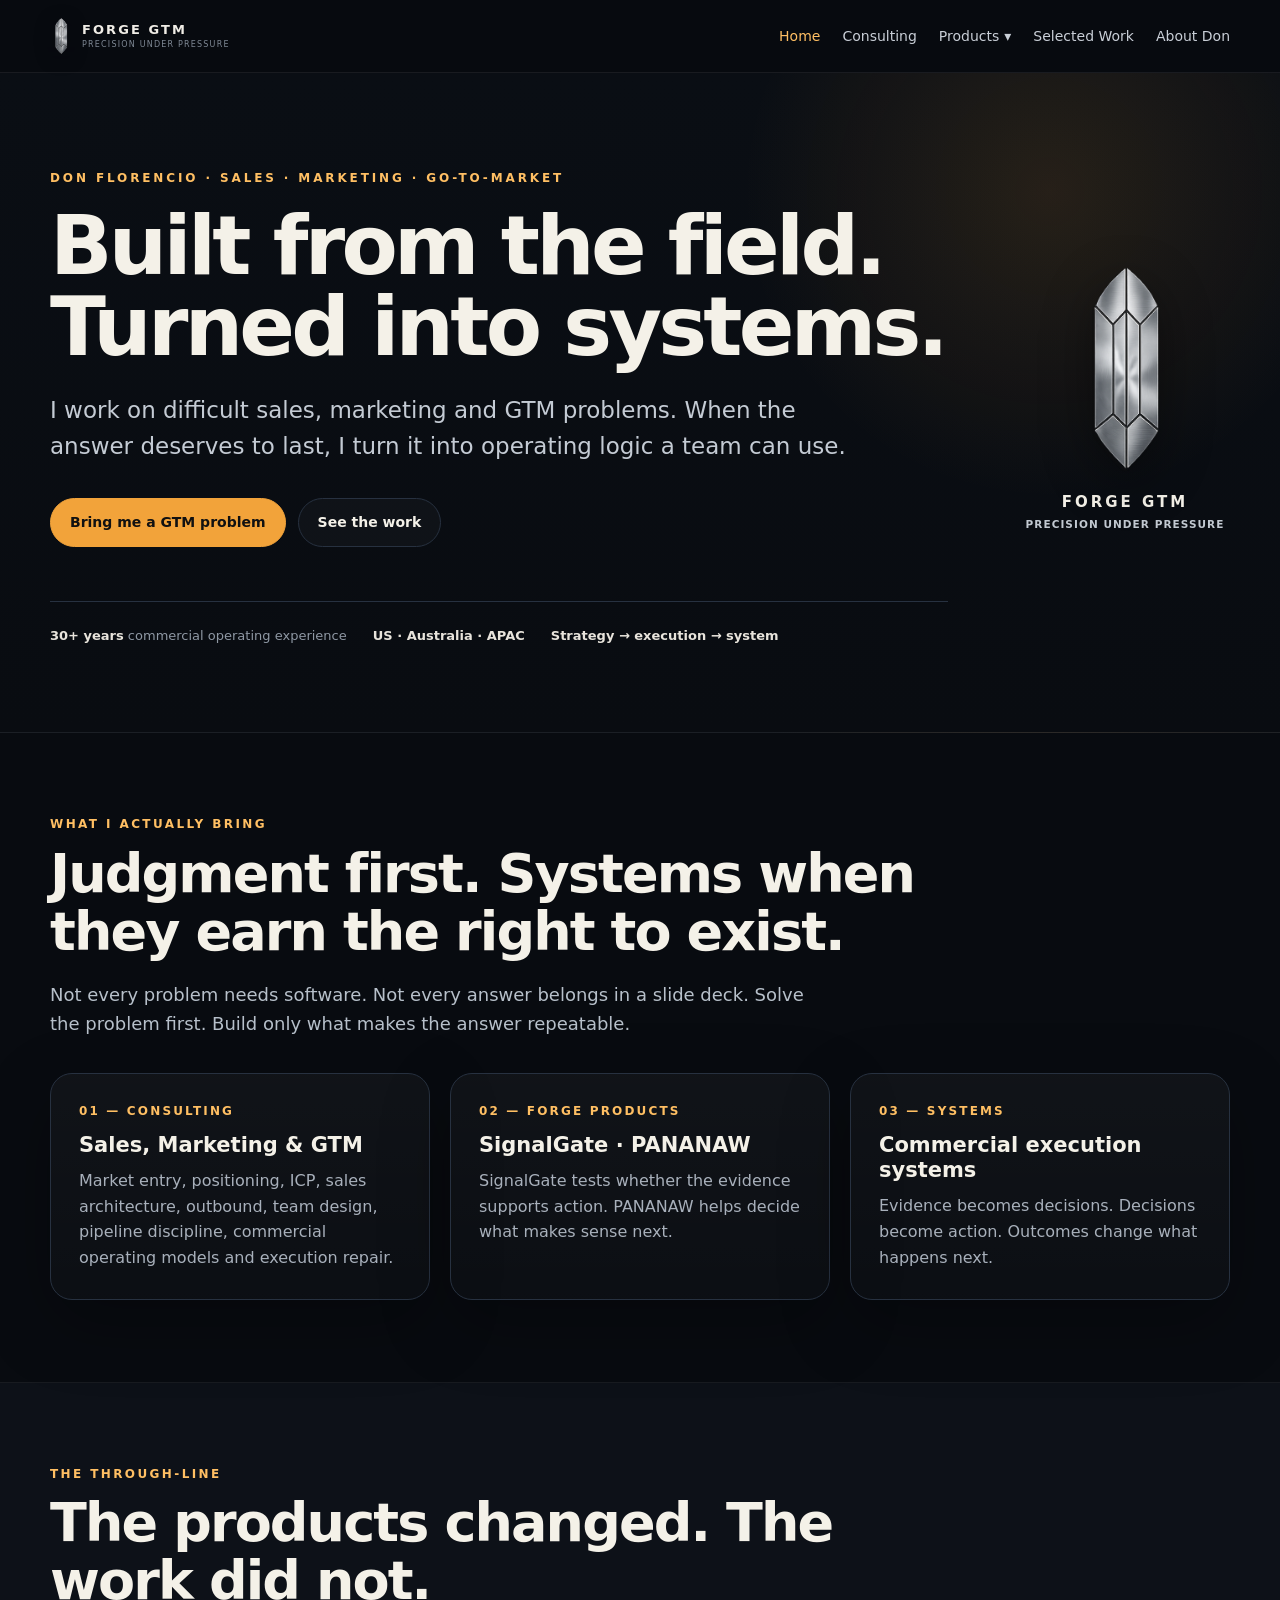
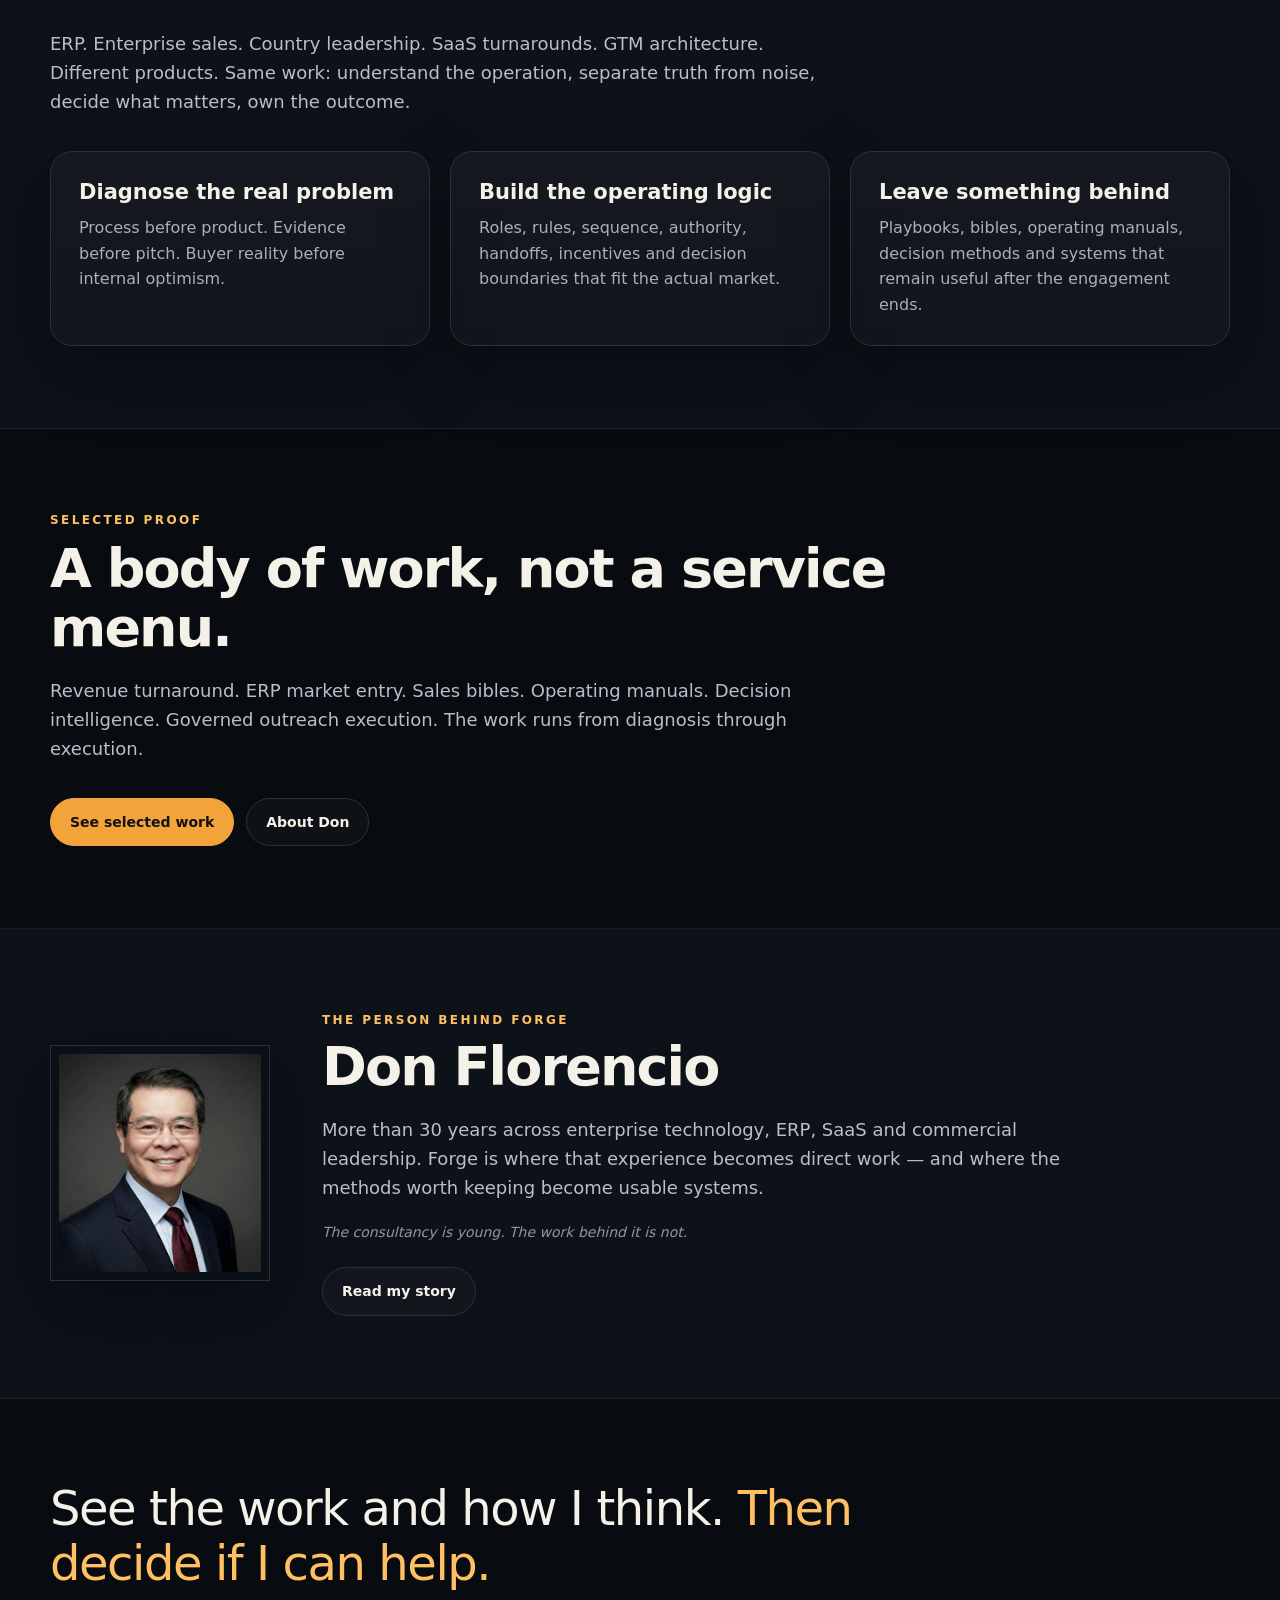
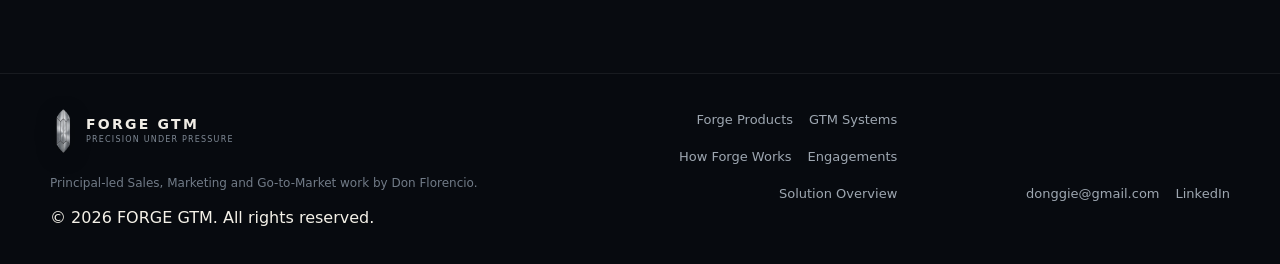
<file: index.html>
<!doctype html><html lang="en"><head><meta charset="utf-8"><meta name="viewport" content="width=device-width,initial-scale=1"><title>Forge GTM — Don Florencio | Sales, Marketing & Go-to-Market</title><meta name="description" content="Forge GTM is Don Florencio's principal-led commercial practice: sales, marketing, GTM strategy, SignalGate, PANANAW and commercial operating systems built from 30+ years in the field."><link rel="icon" type="image/png" sizes="32x32" href="forge-favicon-32.png"><link rel="icon" type="image/png" sizes="16x16" href="forge-favicon-16.png"><link rel="apple-touch-icon" sizes="180x180" href="forge-favicon-180.png"><link rel="shortcut icon" href="favicon.ico"><link rel="stylesheet" href="assets/site.css"><!-- RELEASE-SEO-START --><link rel="canonical" href="https://donggie-oss.github.io/FORGE-GTM/"><meta name="theme-color" content="#080b10"><meta property="og:site_name" content="Forge GTM"><meta property="og:type" content="website"><meta property="og:title" content="Forge GTM — Don Florencio | Sales, Marketing & Go-to-Market"><meta property="og:description" content="Forge GTM is Don Florencio's principal-led commercial practice: sales, marketing, GTM strategy, SignalGate, PANANAW and commercial operating systems built from 30+ years in the field."><meta property="og:url" content="https://donggie-oss.github.io/FORGE-GTM/"><meta property="og:image" content="https://donggie-oss.github.io/FORGE-GTM/assets/forge-share.png"><meta property="og:image:width" content="1200"><meta property="og:image:height" content="630"><meta name="twitter:card" content="summary_large_image"><meta name="twitter:title" content="Forge GTM — Don Florencio | Sales, Marketing & Go-to-Market"><meta name="twitter:description" content="Forge GTM is Don Florencio's principal-led commercial practice: sales, marketing, GTM strategy, SignalGate, PANANAW and commercial operating systems built from 30+ years in the field."><meta name="twitter:image" content="https://donggie-oss.github.io/FORGE-GTM/assets/forge-share.png"><script type="application/ld+json">{"@context":"https://schema.org","@type":"ProfessionalService","name":"Forge GTM","url":"https://donggie-oss.github.io/FORGE-GTM/","description":"Forge GTM is Don Florencio's principal-led commercial practice: sales, marketing, GTM strategy, SignalGate, PANANAW and commercial operating systems built from 30+ years in the field.","founder":{"@type":"Person","name":"Don Ariel Florencio","url":"https://donggie-oss.github.io/FORGE-GTM/about.html","sameAs":["https://www.linkedin.com/in/don-florencio/"]},"sameAs":["https://www.linkedin.com/in/don-florencio/"]}</script><!-- RELEASE-SEO-END --></head><body data-page="home"><div id="site-header"></div><main id="main"><section class="hero"><div class="wrap hero-grid"><div class="hero-copy"><div class="eyebrow">Don Florencio · Sales · Marketing · Go-to-Market</div><h1>Built from the field. Turned into systems.</h1><p class="lede">I work on difficult sales, marketing and GTM problems. When the answer deserves to last, I turn it into operating logic a team can use.</p><div class="hero-actions"><a class="btn btn-primary" href="work-with-us.html">Bring me a GTM problem</a><a class="btn btn-ghost" href="selected-work.html">See the work</a></div><div class="proof-strip"><span><strong>30+ years</strong> commercial operating experience</span><span><strong>US · Australia · APAC</strong></span><span><strong>Strategy → execution → system</strong></span></div></div><aside class="hero-seal" aria-label="Forge GTM identity"><div class="hero-seal-frame"><img src="assets/forge-mark-transparent.png" alt="Forge GTM emblem" width="209" height="512" decoding="async"></div><div class="hero-seal-copy"><strong>FORGE GTM</strong><span>Precision under pressure</span></div></aside></div></section><section class="section"><div class="wrap"><div class="section-kicker">What I actually bring</div><h2>Judgment first. Systems when they earn the right to exist.</h2><p class="section-intro">Not every problem needs software. Not every answer belongs in a slide deck. Solve the problem first. Build only what makes the answer repeatable.</p><div class="grid-3"><article class="card"><div class="number">01 — Consulting</div><h3>Sales, Marketing & GTM</h3><p>Market entry, positioning, ICP, sales architecture, outbound, team design, pipeline discipline, commercial operating models and execution repair.</p></article><article class="card"><div class="number">02 — Forge products</div><h3>SignalGate · PANANAW</h3><p>SignalGate tests whether the evidence supports action. PANANAW helps decide what makes sense next.</p></article><article class="card"><div class="number">03 — Systems</div><h3>Commercial execution systems</h3><p>Evidence becomes decisions. Decisions become action. Outcomes change what happens next.</p></article></div></div></section><section class="section section-alt"><div class="wrap"><div class="section-kicker">The through-line</div><h2>The products changed. The work did not.</h2><p class="section-intro">ERP. Enterprise sales. Country leadership. SaaS turnarounds. GTM architecture. Different products. Same work: understand the operation, separate truth from noise, decide what matters, own the outcome.</p><div class="grid-3"><article class="card"><h3>Diagnose the real problem</h3><p>Process before product. Evidence before pitch. Buyer reality before internal optimism.</p></article><article class="card"><h3>Build the operating logic</h3><p>Roles, rules, sequence, authority, handoffs, incentives and decision boundaries that fit the actual market.</p></article><article class="card"><h3>Leave something behind</h3><p>Playbooks, bibles, operating manuals, decision methods and systems that remain useful after the engagement ends.</p></article></div></div></section><section class="section"><div class="wrap"><div class="section-kicker">Selected proof</div><h2>A body of work, not a service menu.</h2><p class="section-intro">Revenue turnaround. ERP market entry. Sales bibles. Operating manuals. Decision intelligence. Governed outreach execution. The work runs from diagnosis through execution.</p><div class="hero-actions"><a class="btn btn-primary" href="selected-work.html">See selected work</a><a class="btn btn-ghost" href="about.html">About Don</a></div></div></section><section class="section section-alt"><div class="wrap home-principal"><figure class="home-principal-portrait"><img src="assets/headshot.jpg" alt="Don Florencio" width="2144" height="1984" loading="lazy" decoding="async"></figure><div><div class="section-kicker">The person behind Forge</div><h2>Don Florencio</h2><p class="section-intro">More than 30 years across enterprise technology, ERP, SaaS and commercial leadership. Forge is where that experience becomes direct work — and where the methods worth keeping become usable systems.</p><p class="home-principal-note">The consultancy is young. The work behind it is not.</p><a class="btn btn-ghost" href="about.html">Read my story</a></div></div></section><section class="section"><div class="wrap"><p class="big-line">See the work and how I think. <span class="accent">Then decide if I can help.</span></p></div></section></main><div id="site-footer"></div><script src="assets/site.js"></script></body></html>
</file>
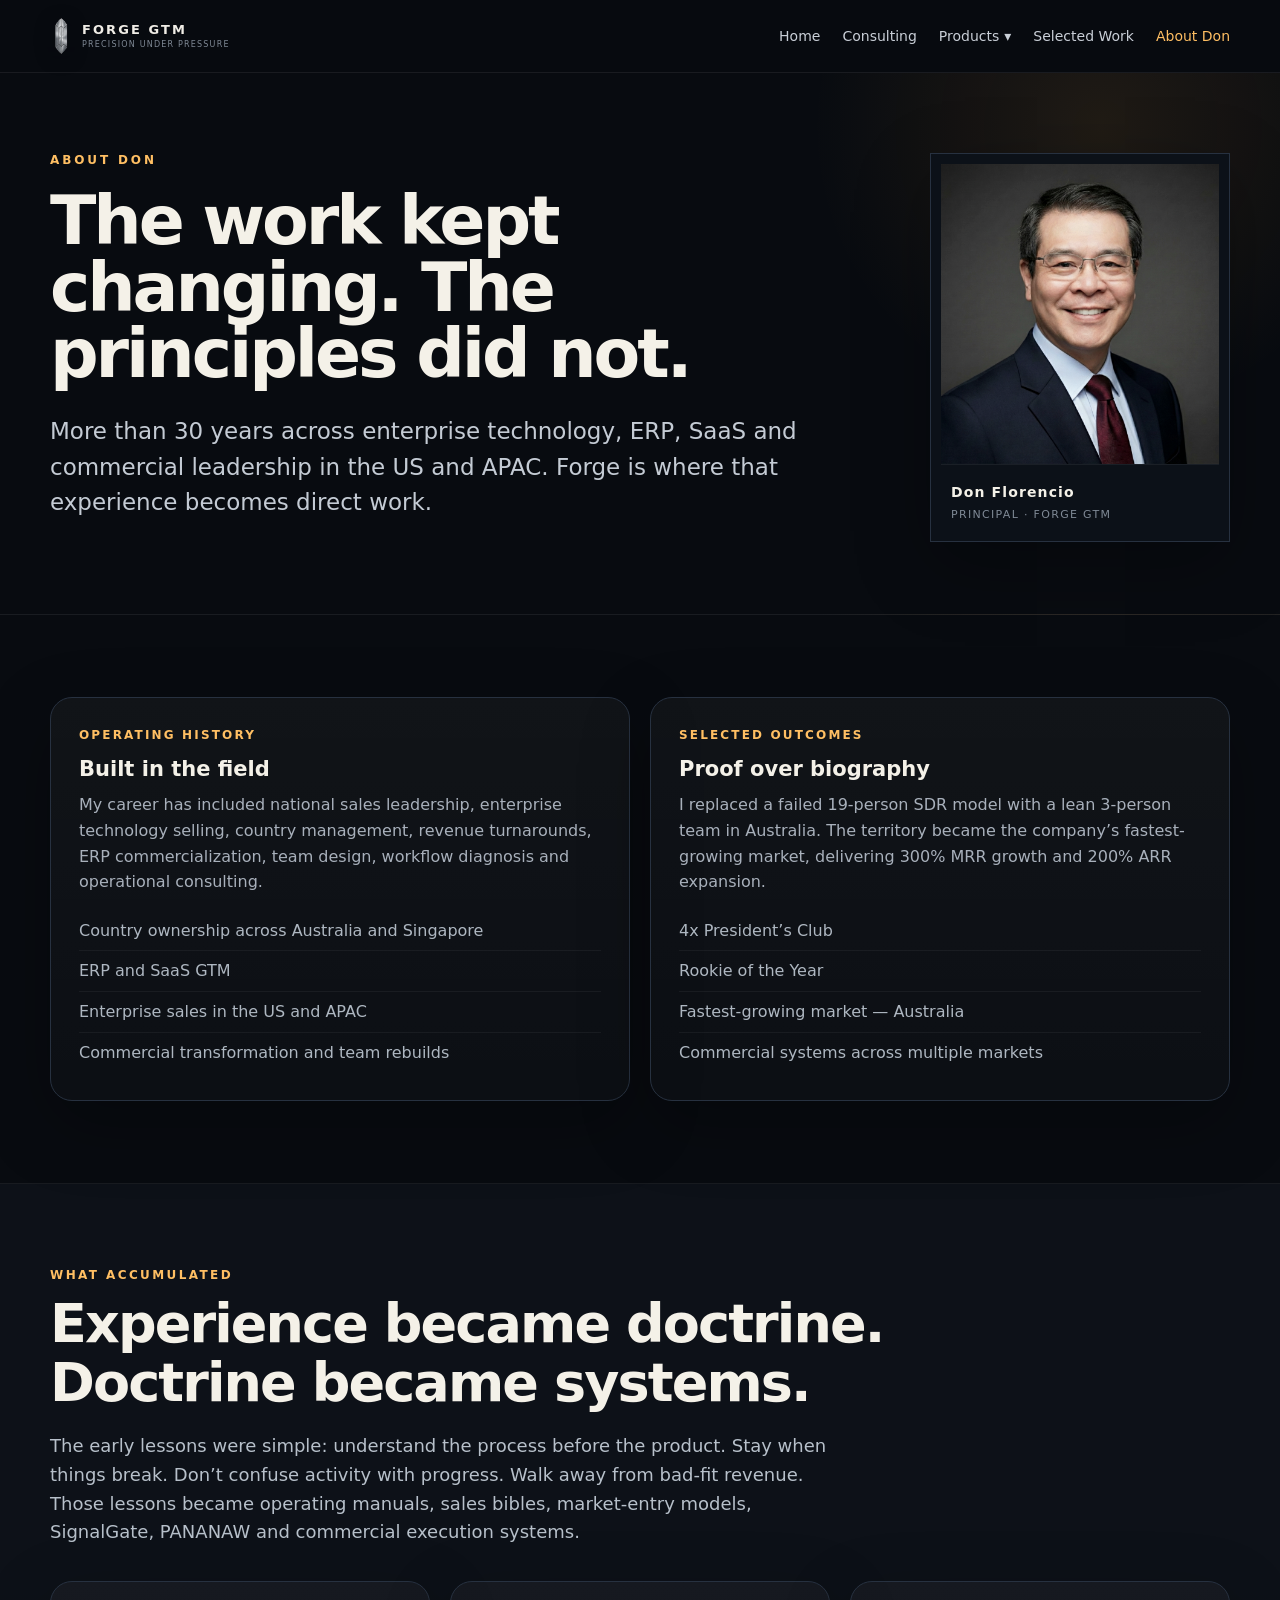
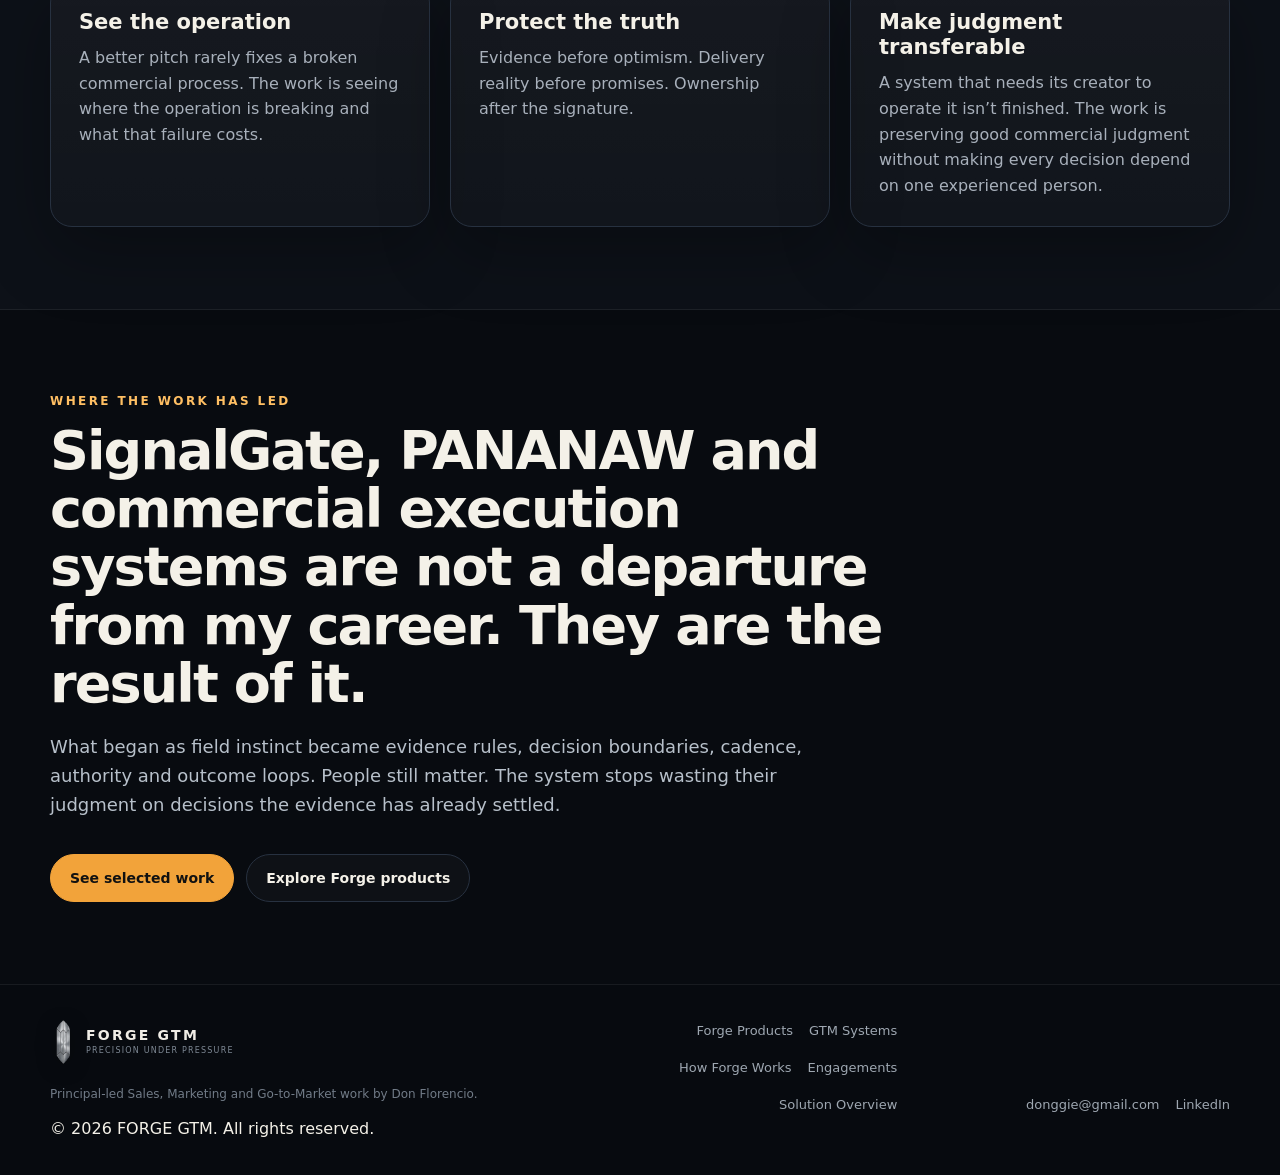
<file: about.html>
<!doctype html><html lang="en"><head><meta charset="utf-8"><meta name="viewport" content="width=device-width,initial-scale=1"><title>About Don — Forge GTM</title><meta name="description" content="Don Florencio is a senior commercial operator with 30+ years across ERP, SaaS, enterprise technology, revenue turnaround and GTM systems."><link rel="icon" type="image/png" sizes="32x32" href="forge-favicon-32.png"><link rel="icon" type="image/png" sizes="16x16" href="forge-favicon-16.png"><link rel="apple-touch-icon" sizes="180x180" href="forge-favicon-180.png"><link rel="shortcut icon" href="favicon.ico"><link rel="stylesheet" href="assets/site.css"><!-- RELEASE-SEO-START --><link rel="canonical" href="https://donggie-oss.github.io/FORGE-GTM/about.html"><meta name="theme-color" content="#080b10"><meta property="og:site_name" content="Forge GTM"><meta property="og:type" content="website"><meta property="og:title" content="About Don — Forge GTM"><meta property="og:description" content="Don Florencio is a senior commercial operator with 30+ years across ERP, SaaS, enterprise technology, revenue turnaround and GTM systems."><meta property="og:url" content="https://donggie-oss.github.io/FORGE-GTM/about.html"><meta property="og:image" content="https://donggie-oss.github.io/FORGE-GTM/assets/forge-share.png"><meta property="og:image:width" content="1200"><meta property="og:image:height" content="630"><meta name="twitter:card" content="summary_large_image"><meta name="twitter:title" content="About Don — Forge GTM"><meta name="twitter:description" content="Don Florencio is a senior commercial operator with 30+ years across ERP, SaaS, enterprise technology, revenue turnaround and GTM systems."><meta name="twitter:image" content="https://donggie-oss.github.io/FORGE-GTM/assets/forge-share.png"><!-- RELEASE-SEO-END --></head><body data-page="about"><div id="site-header"></div><main id="main"><section class="page-hero about-hero"><div class="wrap about-intro-grid"><div><div class="eyebrow">About Don</div><h1>The work kept changing. The principles did not.</h1><p class="lede">More than 30 years across enterprise technology, ERP, SaaS and commercial leadership in the US and APAC. Forge is where that experience becomes direct work.</p></div><figure class="portrait-card"><img src="assets/headshot.jpg" alt="Don Florencio" width="2144" height="1984" decoding="async"><figcaption><strong>Don Florencio</strong><span>Principal · Forge GTM</span></figcaption></figure></div></section><section class="section"><div class="wrap"><div class="grid-2"><article class="card"><div class="number">Operating history</div><h3>Built in the field</h3><p>My career has included national sales leadership, enterprise technology selling, country management, revenue turnarounds, ERP commercialization, team design, workflow diagnosis and operational consulting.</p><ul><li>Country ownership across Australia and Singapore</li><li>ERP and SaaS GTM</li><li>Enterprise sales in the US and APAC</li><li>Commercial transformation and team rebuilds</li></ul></article><article class="card"><div class="number">Selected outcomes</div><h3>Proof over biography</h3><p>I replaced a failed 19-person SDR model with a lean 3-person team in Australia. The territory became the company’s fastest-growing market, delivering 300% MRR growth and 200% ARR expansion.</p><ul><li>4x President’s Club</li><li>Rookie of the Year</li><li>Fastest-growing market — Australia</li><li>Commercial systems across multiple markets</li></ul></article></div></div></section><section class="section section-alt"><div class="wrap"><div class="section-kicker">What accumulated</div><h2>Experience became doctrine. Doctrine became systems.</h2><p class="section-intro">The early lessons were simple: understand the process before the product. Stay when things break. Don’t confuse activity with progress. Walk away from bad-fit revenue. Those lessons became operating manuals, sales bibles, market-entry models, SignalGate, PANANAW and commercial execution systems.</p><div class="grid-3"><article class="card"><h3>See the operation</h3><p>A better pitch rarely fixes a broken commercial process. The work is seeing where the operation is breaking and what that failure costs.</p></article><article class="card"><h3>Protect the truth</h3><p>Evidence before optimism. Delivery reality before promises. Ownership after the signature.</p></article><article class="card"><h3>Make judgment transferable</h3><p>A system that needs its creator to operate it isn’t finished. The work is preserving good commercial judgment without making every decision depend on one experienced person.</p></article></div></div></section><section class="section"><div class="wrap"><div class="section-kicker">Where the work has led</div><h2>SignalGate, PANANAW and commercial execution systems are not a departure from my career. They are the result of it.</h2><p class="section-intro">What began as field instinct became evidence rules, decision boundaries, cadence, authority and outcome loops. People still matter. The system stops wasting their judgment on decisions the evidence has already settled.</p><div class="hero-actions"><a class="btn btn-primary" href="selected-work.html">See selected work</a><a class="btn btn-ghost" href="products.html">Explore Forge products</a></div></div></section></main><div id="site-footer"></div><script src="assets/site.js"></script></body></html>
</file>
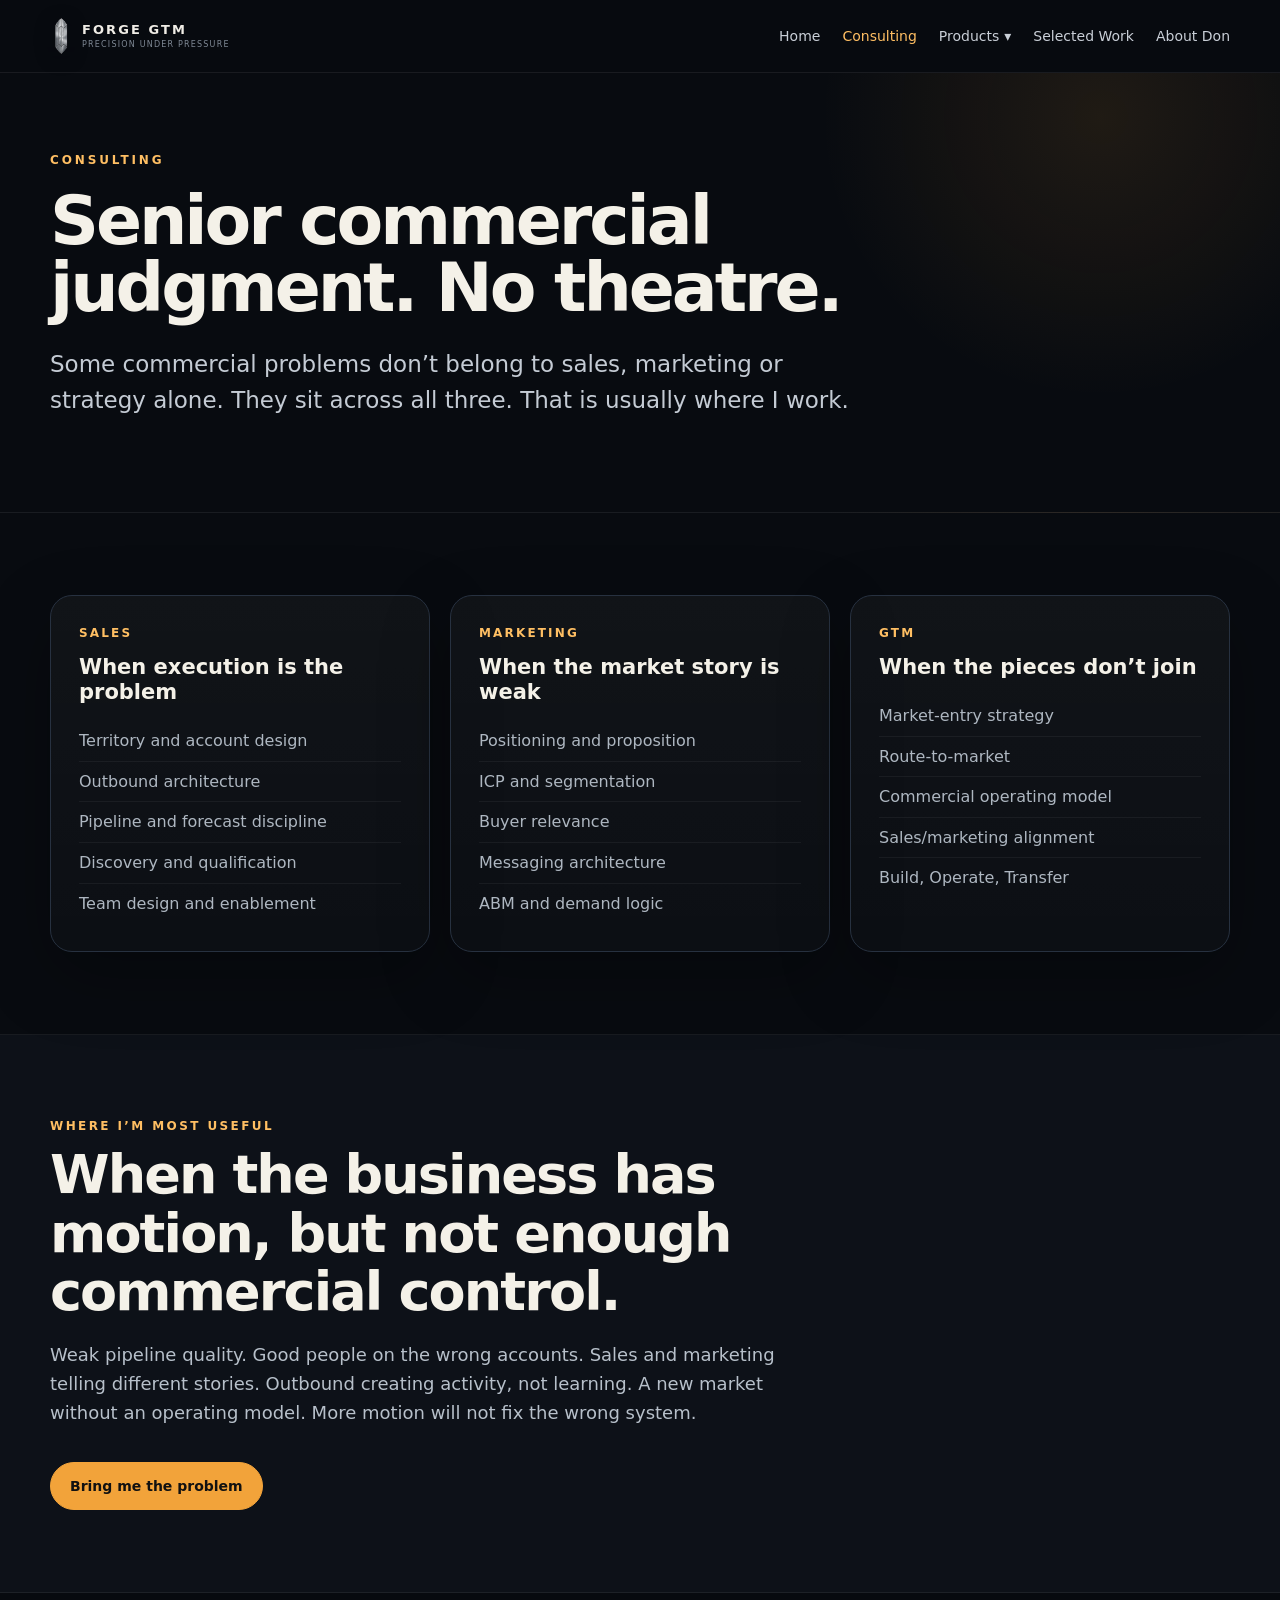
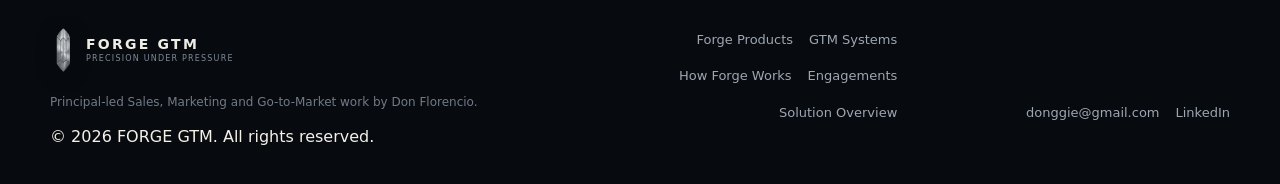
<file: consulting.html>
<!doctype html><html lang="en"><head><meta charset="utf-8"><meta name="viewport" content="width=device-width,initial-scale=1"><title>Consulting — Forge GTM</title><meta name="description" content="Principal-led sales, marketing and go-to-market consulting for commercial problems that need experienced judgment and execution."><link rel="icon" type="image/png" sizes="32x32" href="forge-favicon-32.png"><link rel="icon" type="image/png" sizes="16x16" href="forge-favicon-16.png"><link rel="apple-touch-icon" sizes="180x180" href="forge-favicon-180.png"><link rel="shortcut icon" href="favicon.ico"><link rel="stylesheet" href="assets/site.css"><!-- RELEASE-SEO-START --><link rel="canonical" href="https://donggie-oss.github.io/FORGE-GTM/consulting.html"><meta name="theme-color" content="#080b10"><meta property="og:site_name" content="Forge GTM"><meta property="og:type" content="website"><meta property="og:title" content="Consulting — Forge GTM"><meta property="og:description" content="Principal-led sales, marketing and go-to-market consulting for commercial problems that need experienced judgment and execution."><meta property="og:url" content="https://donggie-oss.github.io/FORGE-GTM/consulting.html"><meta property="og:image" content="https://donggie-oss.github.io/FORGE-GTM/assets/forge-share.png"><meta property="og:image:width" content="1200"><meta property="og:image:height" content="630"><meta name="twitter:card" content="summary_large_image"><meta name="twitter:title" content="Consulting — Forge GTM"><meta name="twitter:description" content="Principal-led sales, marketing and go-to-market consulting for commercial problems that need experienced judgment and execution."><meta name="twitter:image" content="https://donggie-oss.github.io/FORGE-GTM/assets/forge-share.png"><!-- RELEASE-SEO-END --></head><body data-page="consulting"><div id="site-header"></div><main id="main"><section class="page-hero"><div class="wrap"><div class="eyebrow">Consulting</div><h1>Senior commercial judgment. No theatre.</h1><p class="lede">Some commercial problems don’t belong to sales, marketing or strategy alone. They sit across all three. That is usually where I work.</p></div></section><section class="section"><div class="wrap"><div class="grid-3"><article class="card"><div class="number">Sales</div><h3>When execution is the problem</h3><ul><li>Territory and account design</li><li>Outbound architecture</li><li>Pipeline and forecast discipline</li><li>Discovery and qualification</li><li>Team design and enablement</li></ul></article><article class="card"><div class="number">Marketing</div><h3>When the market story is weak</h3><ul><li>Positioning and proposition</li><li>ICP and segmentation</li><li>Buyer relevance</li><li>Messaging architecture</li><li>ABM and demand logic</li></ul></article><article class="card"><div class="number">GTM</div><h3>When the pieces don’t join</h3><ul><li>Market-entry strategy</li><li>Route-to-market</li><li>Commercial operating model</li><li>Sales/marketing alignment</li><li>Build, Operate, Transfer</li></ul></article></div></div></section><section class="section section-alt"><div class="wrap"><div class="section-kicker">Where I’m most useful</div><h2>When the business has motion, but not enough commercial control.</h2><p class="section-intro">Weak pipeline quality. Good people on the wrong accounts. Sales and marketing telling different stories. Outbound creating activity, not learning. A new market without an operating model. More motion will not fix the wrong system.</p><a class="btn btn-primary" href="work-with-us.html">Bring me the problem</a></div></section></main><div id="site-footer"></div><script src="assets/site.js"></script></body></html>
</file>
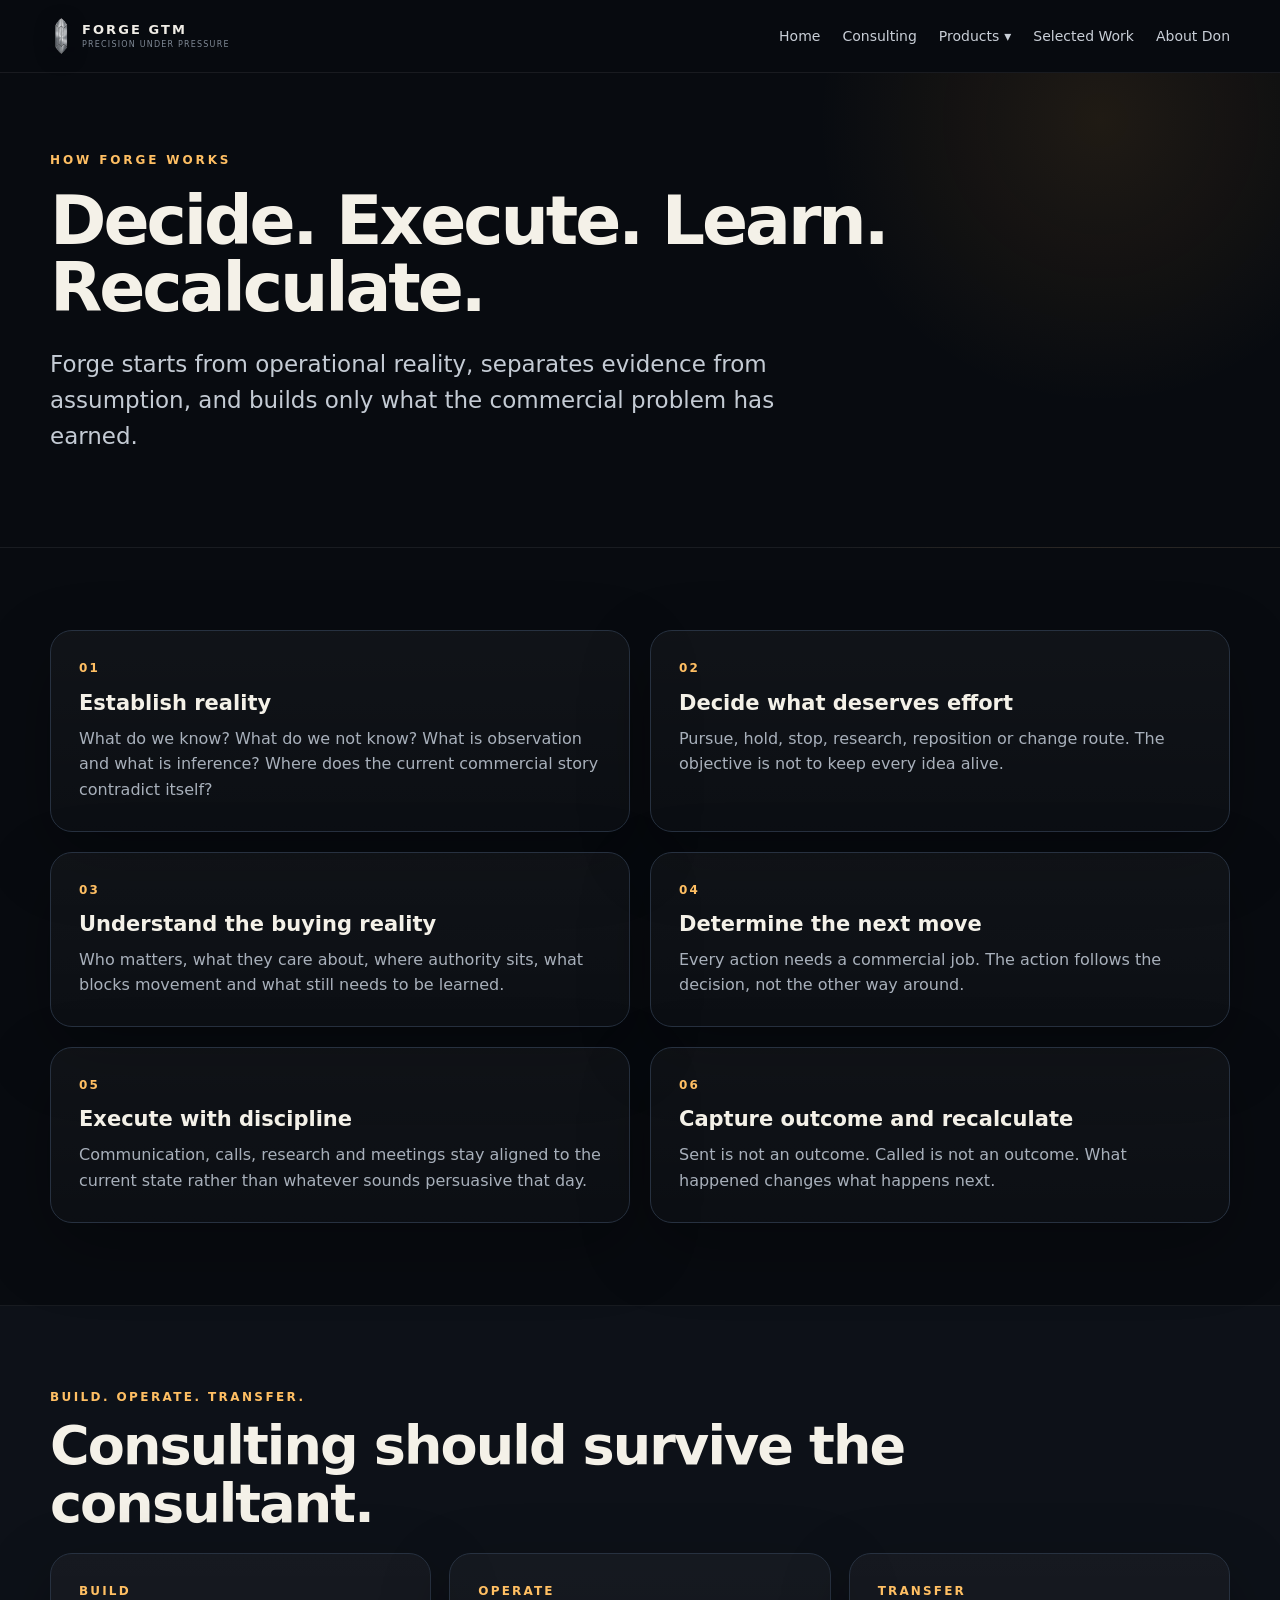
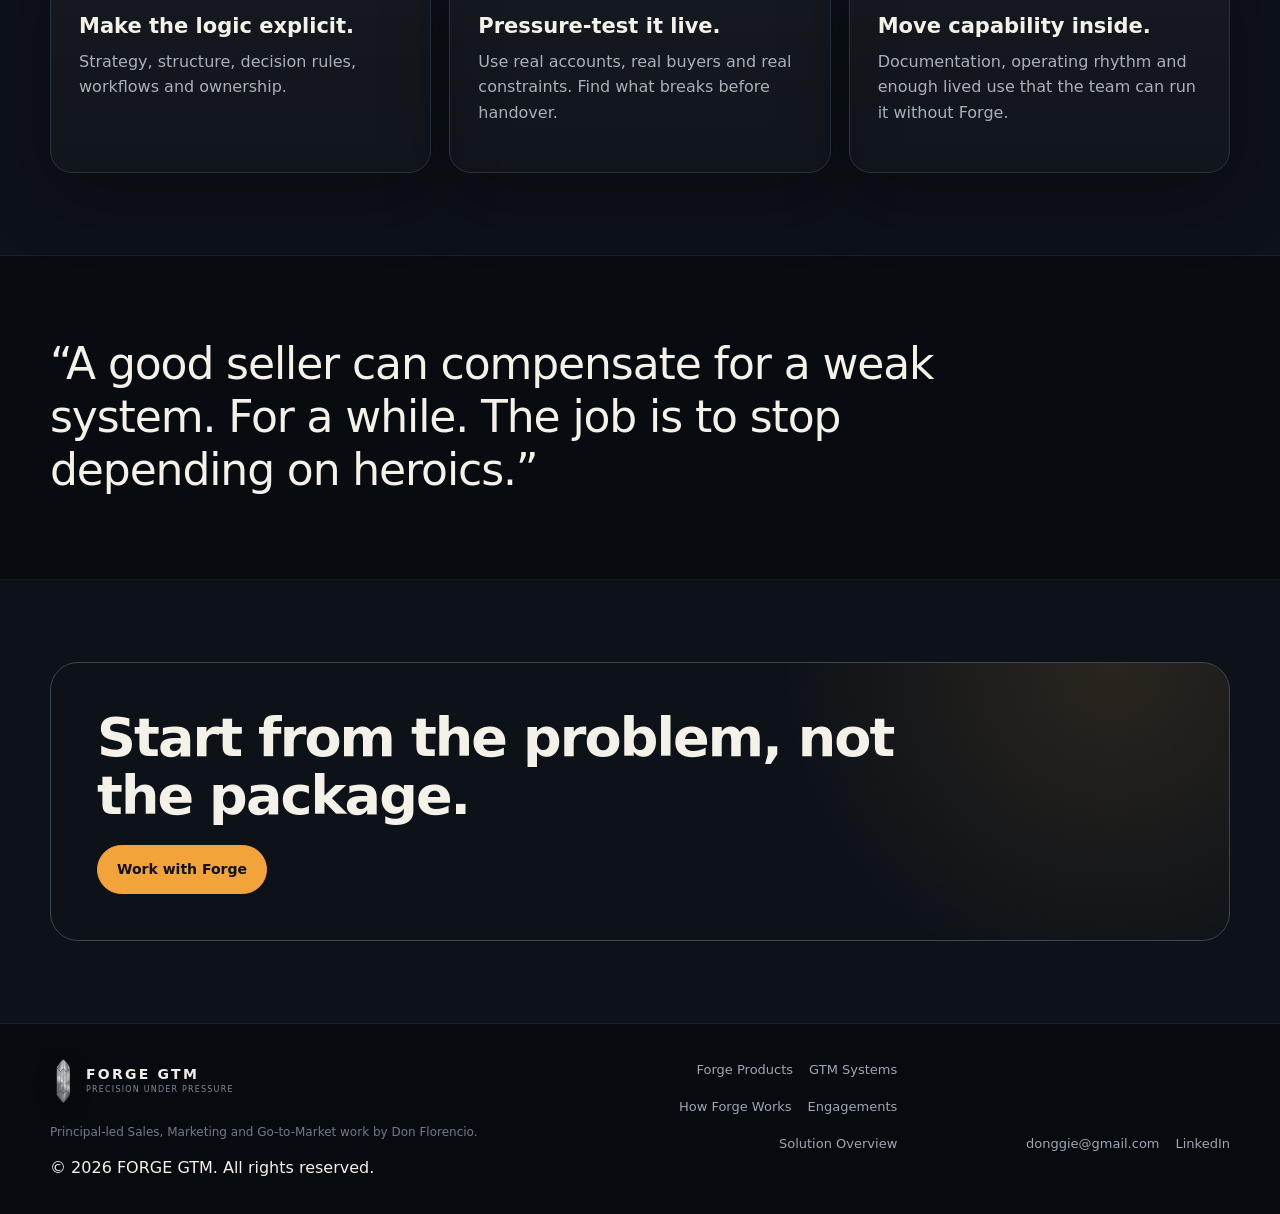
<file: method.html>
<!doctype html><html lang="en"><head><meta charset="utf-8"><meta name="viewport" content="width=device-width,initial-scale=1"><title>How Forge Works — Forge GTM</title><meta name="description" content="How Forge GTM approaches commercial problems: establish reality, decide, execute, learn, recalculate, and transfer capability."><link rel="icon" type="image/png" sizes="32x32" href="forge-favicon-32.png"><link rel="icon" type="image/png" sizes="16x16" href="forge-favicon-16.png"><link rel="apple-touch-icon" sizes="180x180" href="forge-favicon-180.png"><link rel="shortcut icon" href="favicon.ico"><link rel="stylesheet" href="assets/site.css"><script defer src="assets/site.js"></script><!-- RELEASE-SEO-START --><link rel="canonical" href="https://donggie-oss.github.io/FORGE-GTM/method.html"><meta name="theme-color" content="#080b10"><meta property="og:site_name" content="Forge GTM"><meta property="og:type" content="website"><meta property="og:title" content="How Forge Works — Forge GTM"><meta property="og:description" content="How Forge GTM approaches commercial problems: establish reality, decide, execute, learn, recalculate, and transfer capability."><meta property="og:url" content="https://donggie-oss.github.io/FORGE-GTM/method.html"><meta property="og:image" content="https://donggie-oss.github.io/FORGE-GTM/assets/forge-share.png"><meta property="og:image:width" content="1200"><meta property="og:image:height" content="630"><meta name="twitter:card" content="summary_large_image"><meta name="twitter:title" content="How Forge Works — Forge GTM"><meta name="twitter:description" content="How Forge GTM approaches commercial problems: establish reality, decide, execute, learn, recalculate, and transfer capability."><meta name="twitter:image" content="https://donggie-oss.github.io/FORGE-GTM/assets/forge-share.png"><!-- RELEASE-SEO-END --></head><body><div id="site-header"></div><main id="main"><section class="page-hero"><div class="wrap"><div class="eyebrow">How Forge Works</div><h1>Decide. Execute. Learn. Recalculate.</h1><p class="lede">Forge starts from operational reality, separates evidence from assumption, and builds only what the commercial problem has earned.</p></div></section><section class="section"><div class="wrap"><div class="grid-2"><div class="card"><div class="number">01</div><h3>Establish reality</h3><p>What do we know? What do we not know? What is observation and what is inference? Where does the current commercial story contradict itself?</p></div><div class="card"><div class="number">02</div><h3>Decide what deserves effort</h3><p>Pursue, hold, stop, research, reposition or change route. The objective is not to keep every idea alive.</p></div><div class="card"><div class="number">03</div><h3>Understand the buying reality</h3><p>Who matters, what they care about, where authority sits, what blocks movement and what still needs to be learned.</p></div><div class="card"><div class="number">04</div><h3>Determine the next move</h3><p>Every action needs a commercial job. The action follows the decision, not the other way around.</p></div><div class="card"><div class="number">05</div><h3>Execute with discipline</h3><p>Communication, calls, research and meetings stay aligned to the current state rather than whatever sounds persuasive that day.</p></div><div class="card"><div class="number">06</div><h3>Capture outcome and recalculate</h3><p>Sent is not an outcome. Called is not an outcome. What happened changes what happens next.</p></div></div></div></section><section class="section section-alt"><div class="wrap"><div class="section-kicker">Build. Operate. Transfer.</div><h2>Consulting should survive the consultant.</h2><div class="bot"><div class="card"><div class="number">Build</div><h3>Make the logic explicit.</h3><p>Strategy, structure, decision rules, workflows and ownership.</p></div><div class="card"><div class="number">Operate</div><h3>Pressure-test it live.</h3><p>Use real accounts, real buyers and real constraints. Find what breaks before handover.</p></div><div class="card"><div class="number">Transfer</div><h3>Move capability inside.</h3><p>Documentation, operating rhythm and enough lived use that the team can run it without Forge.</p></div></div></div></section><section class="section"><div class="wrap"><p class="quote">“A good seller can compensate for a weak system. For a while. The job is to stop depending on heroics.”</p></div></section><section class="section section-alt"><div class="wrap"><div class="cta-panel"><h2>Start from the problem, not the package.</h2><a class="btn btn-primary" href="work-with-us.html">Work with Forge</a></div></div></section></main><div id="site-footer"></div></body></html>
</file>
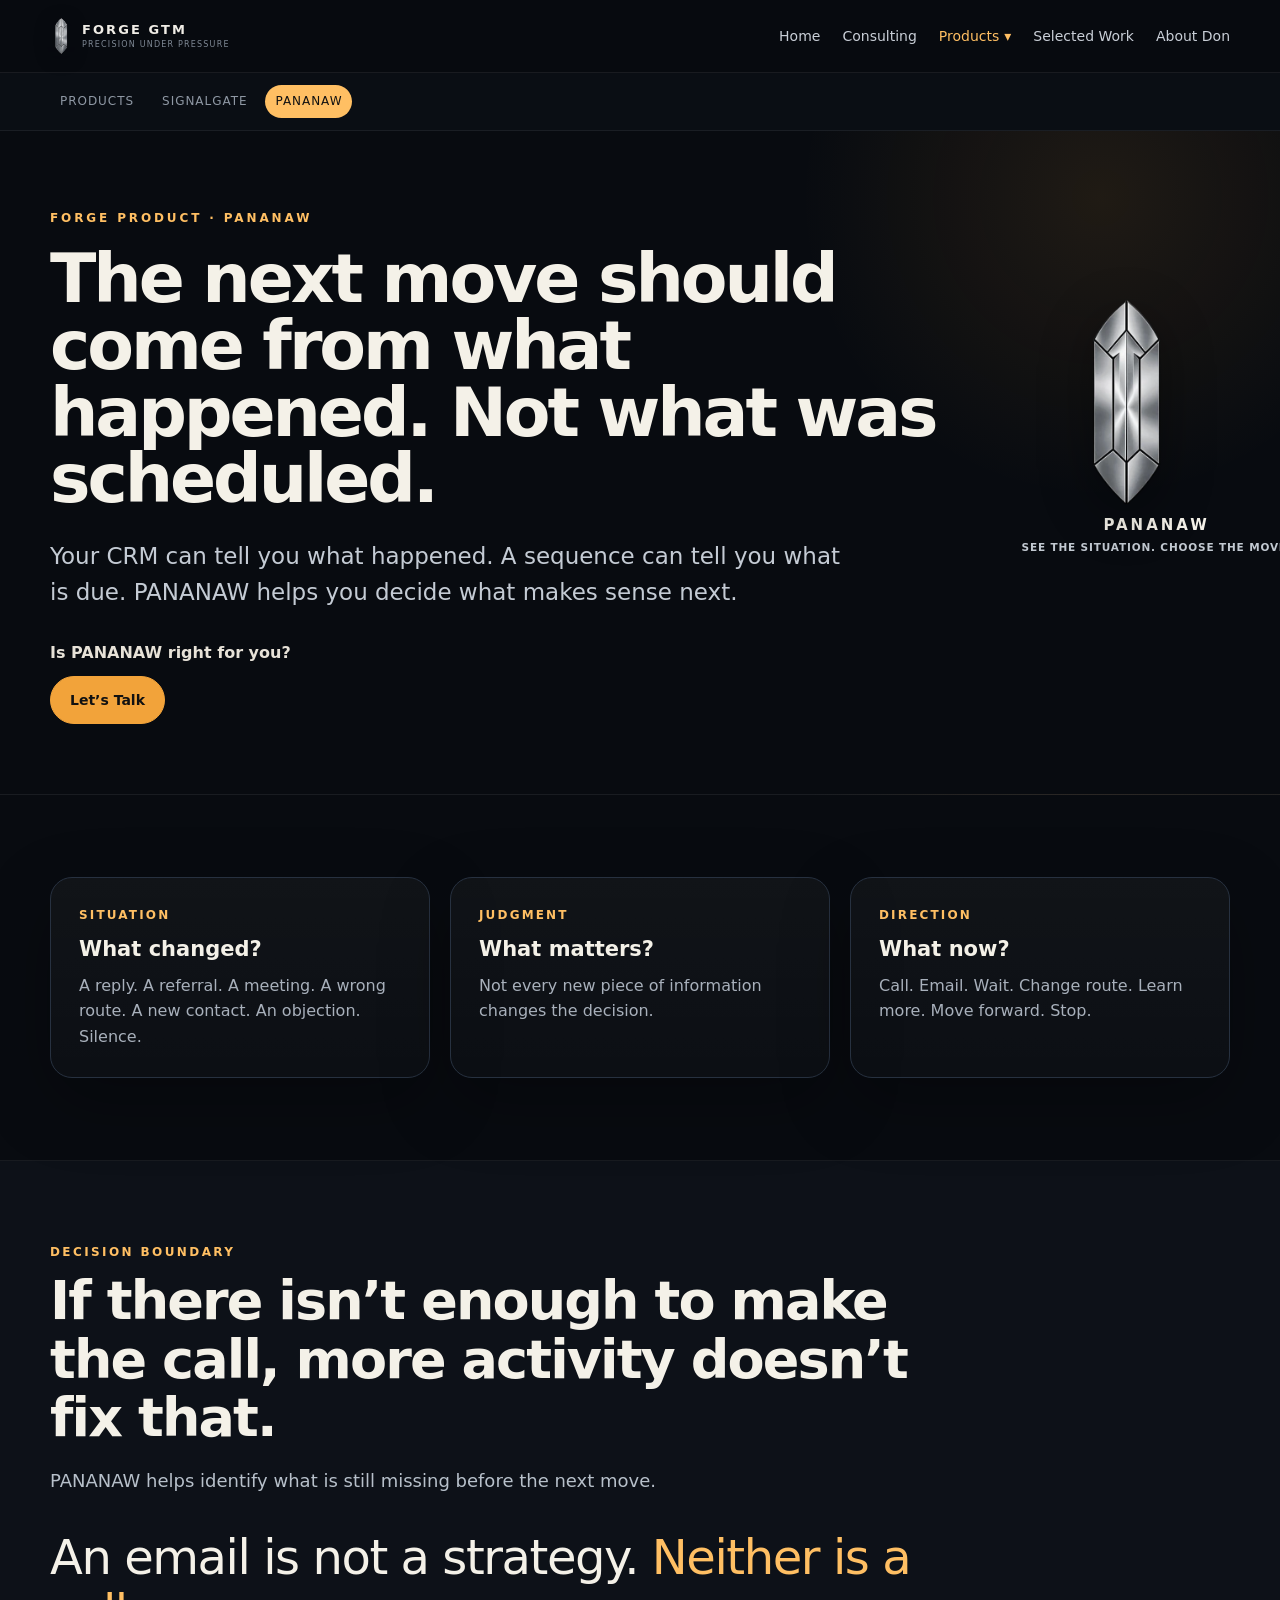
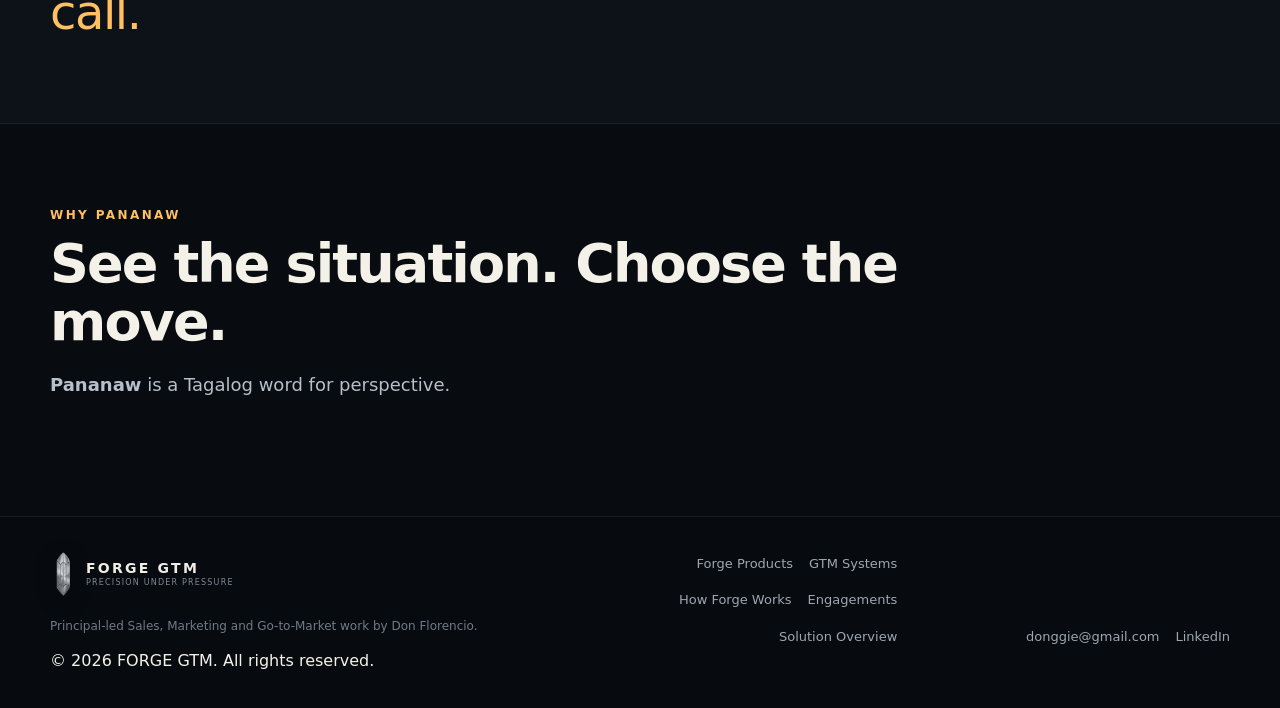
<file: pananaw.html>
<!doctype html>
<html lang="en"><head><meta charset="utf-8"><meta name="viewport" content="width=device-width,initial-scale=1">
<title>PANANAW — Forge GTM</title><meta name="description" content="PANANAW helps commercial teams decide what makes sense next from what is actually happening now.">
<link rel="icon" type="image/png" sizes="32x32" href="forge-favicon-32.png"><link rel="icon" type="image/png" sizes="16x16" href="forge-favicon-16.png"><link rel="apple-touch-icon" sizes="180x180" href="forge-favicon-180.png"><link rel="shortcut icon" href="favicon.ico"><link rel="stylesheet" href="assets/site.css">
<link rel="canonical" href="https://donggie-oss.github.io/FORGE-GTM/pananaw.html"><meta name="theme-color" content="#080b10"><meta property="og:site_name" content="Forge GTM"><meta property="og:type" content="website"><meta property="og:title" content="PANANAW — Forge GTM"><meta property="og:description" content="PANANAW helps commercial teams decide what makes sense next from what is actually happening now."><meta property="og:url" content="https://donggie-oss.github.io/FORGE-GTM/pananaw.html"><meta property="og:image" content="https://donggie-oss.github.io/FORGE-GTM/assets/forge-share.png"><meta property="og:image:width" content="1200"><meta property="og:image:height" content="630"><meta name="twitter:card" content="summary_large_image"><meta name="twitter:title" content="PANANAW — Forge GTM"><meta name="twitter:description" content="PANANAW helps commercial teams decide what makes sense next from what is actually happening now."><meta name="twitter:image" content="https://donggie-oss.github.io/FORGE-GTM/assets/forge-share.png"></head>
<body data-page="pananaw"><div id="site-header"></div><main id="main">
<section class="page-hero"><div class="wrap pananaw-hero-grid"><div><div class="eyebrow">Forge Product · PANANAW</div><h1>The next move should come from what happened. Not what was scheduled.</h1><p class="lede">Your CRM can tell you what happened. A sequence can tell you what is due. PANANAW helps you decide what makes sense next.</p><p class="cta-question">Is PANANAW right for you?</p><div class="hero-actions"><a class="btn btn-primary" href="https://calendly.com/donggie/30min" data-calendly-open>Let’s Talk</a></div></div><figure class="pananaw-mark" aria-label="PANANAW"><img class="pananaw-approved-emblem" src="assets/pananaw-emblem-final.png" alt="PANANAW emblem" width="322" height="980" decoding="async"><div class="pananaw-mark-copy"><strong>PANANAW</strong><span>See the situation. Choose the move.</span></div></figure></div></section>
<section class="section"><div class="wrap"><div class="grid-3"><article class="card"><div class="number">Situation</div><h3>What changed?</h3><p>A reply. A referral. A meeting. A wrong route. A new contact. An objection. Silence.</p></article><article class="card"><div class="number">Judgment</div><h3>What matters?</h3><p>Not every new piece of information changes the decision.</p></article><article class="card"><div class="number">Direction</div><h3>What now?</h3><p>Call. Email. Wait. Change route. Learn more. Move forward. Stop.</p></article></div></div></section>
<section class="section section-alt"><div class="wrap"><div class="section-kicker">Decision boundary</div><h2>If there isn’t enough to make the call, more activity doesn’t fix that.</h2><p class="section-intro">PANANAW helps identify what is still missing before the next move.</p><p class="big-line">An email is not a strategy. <span class="accent">Neither is a call.</span></p></div></section>
<section class="section"><div class="wrap"><div class="section-kicker">Why PANANAW</div><h2>See the situation. Choose the move.</h2><p class="section-intro"><strong>Pananaw</strong> is a Tagalog word for perspective.</p></div></section>
</main><div id="site-footer"></div><script src="assets/site.js"></script></body></html>
</file>
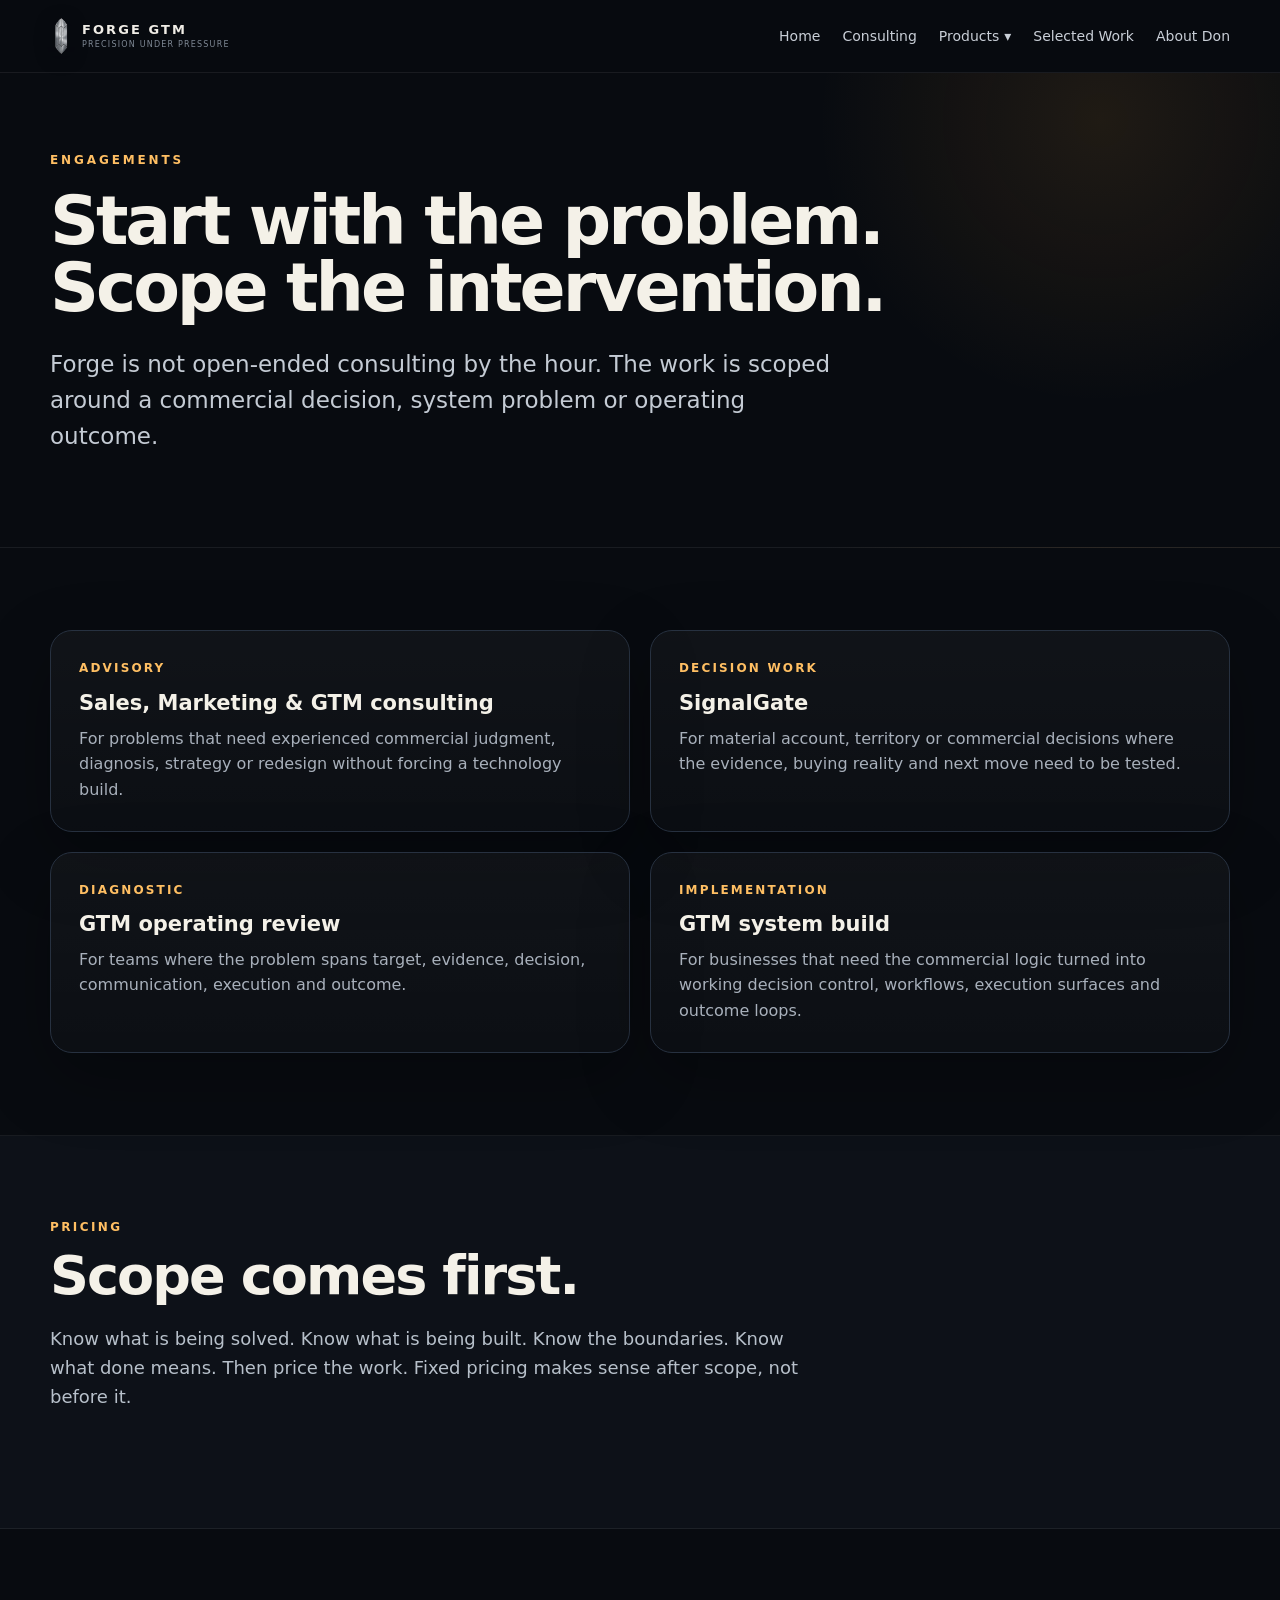
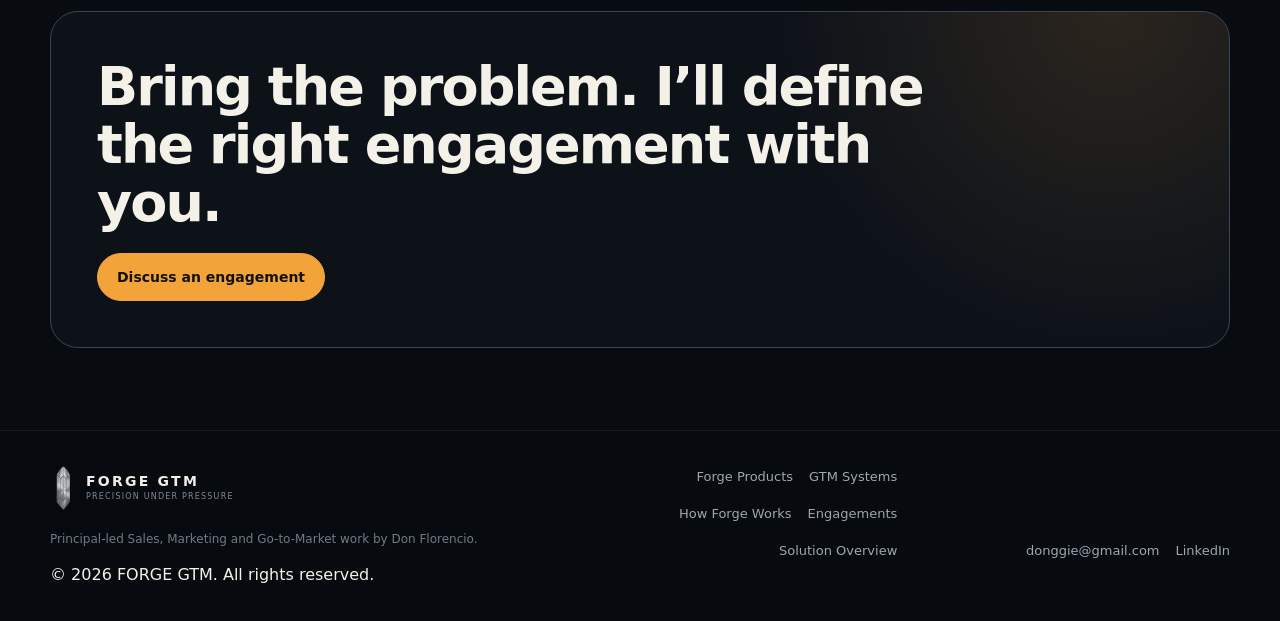
<file: pricing.html>
<!doctype html><html lang="en"><head><meta charset="utf-8"><meta name="viewport" content="width=device-width,initial-scale=1"><title>Engagements — Forge GTM</title><meta name="description" content="Forge GTM engagements start with the commercial problem, then scope the right intervention: advisory, decision work, diagnostics or system build."><link rel="icon" type="image/png" sizes="32x32" href="forge-favicon-32.png"><link rel="icon" type="image/png" sizes="16x16" href="forge-favicon-16.png"><link rel="apple-touch-icon" sizes="180x180" href="forge-favicon-180.png"><link rel="shortcut icon" href="favicon.ico"><link rel="stylesheet" href="assets/site.css"><script defer src="assets/site.js"></script><!-- RELEASE-SEO-START --><link rel="canonical" href="https://donggie-oss.github.io/FORGE-GTM/pricing.html"><meta name="theme-color" content="#080b10"><meta property="og:site_name" content="Forge GTM"><meta property="og:type" content="website"><meta property="og:title" content="Engagements — Forge GTM"><meta property="og:description" content="Forge GTM engagements start with the commercial problem, then scope the right intervention: advisory, decision work, diagnostics or system build."><meta property="og:url" content="https://donggie-oss.github.io/FORGE-GTM/pricing.html"><meta property="og:image" content="https://donggie-oss.github.io/FORGE-GTM/assets/forge-share.png"><meta property="og:image:width" content="1200"><meta property="og:image:height" content="630"><meta name="twitter:card" content="summary_large_image"><meta name="twitter:title" content="Engagements — Forge GTM"><meta name="twitter:description" content="Forge GTM engagements start with the commercial problem, then scope the right intervention: advisory, decision work, diagnostics or system build."><meta name="twitter:image" content="https://donggie-oss.github.io/FORGE-GTM/assets/forge-share.png"><!-- RELEASE-SEO-END --></head><body><div id="site-header"></div><main id="main"><section class="page-hero"><div class="wrap"><div class="eyebrow">Engagements</div><h1>Start with the problem. Scope the intervention.</h1><p class="lede">Forge is not open-ended consulting by the hour. The work is scoped around a commercial decision, system problem or operating outcome.</p></div></section><section class="section"><div class="wrap"><div class="grid-2"><div class="card"><div class="number">Advisory</div><h3>Sales, Marketing & GTM consulting</h3><p>For problems that need experienced commercial judgment, diagnosis, strategy or redesign without forcing a technology build.</p></div><div class="card"><div class="number">Decision work</div><h3>SignalGate</h3><p>For material account, territory or commercial decisions where the evidence, buying reality and next move need to be tested.</p></div><div class="card"><div class="number">Diagnostic</div><h3>GTM operating review</h3><p>For teams where the problem spans target, evidence, decision, communication, execution and outcome.</p></div><div class="card"><div class="number">Implementation</div><h3>GTM system build</h3><p>For businesses that need the commercial logic turned into working decision control, workflows, execution surfaces and outcome loops.</p></div></div></div></section><section class="section section-alt"><div class="wrap"><div class="section-kicker">Pricing</div><h2>Scope comes first.</h2><p class="section-intro">Know what is being solved. Know what is being built. Know the boundaries. Know what done means. Then price the work. Fixed pricing makes sense after scope, not before it.</p></div></section><section class="section"><div class="wrap"><div class="cta-panel"><h2>Bring the problem. I’ll define the right engagement with you.</h2><a class="btn btn-primary" href="work-with-us.html">Discuss an engagement</a></div></div></section></main><div id="site-footer"></div></body></html>
</file>
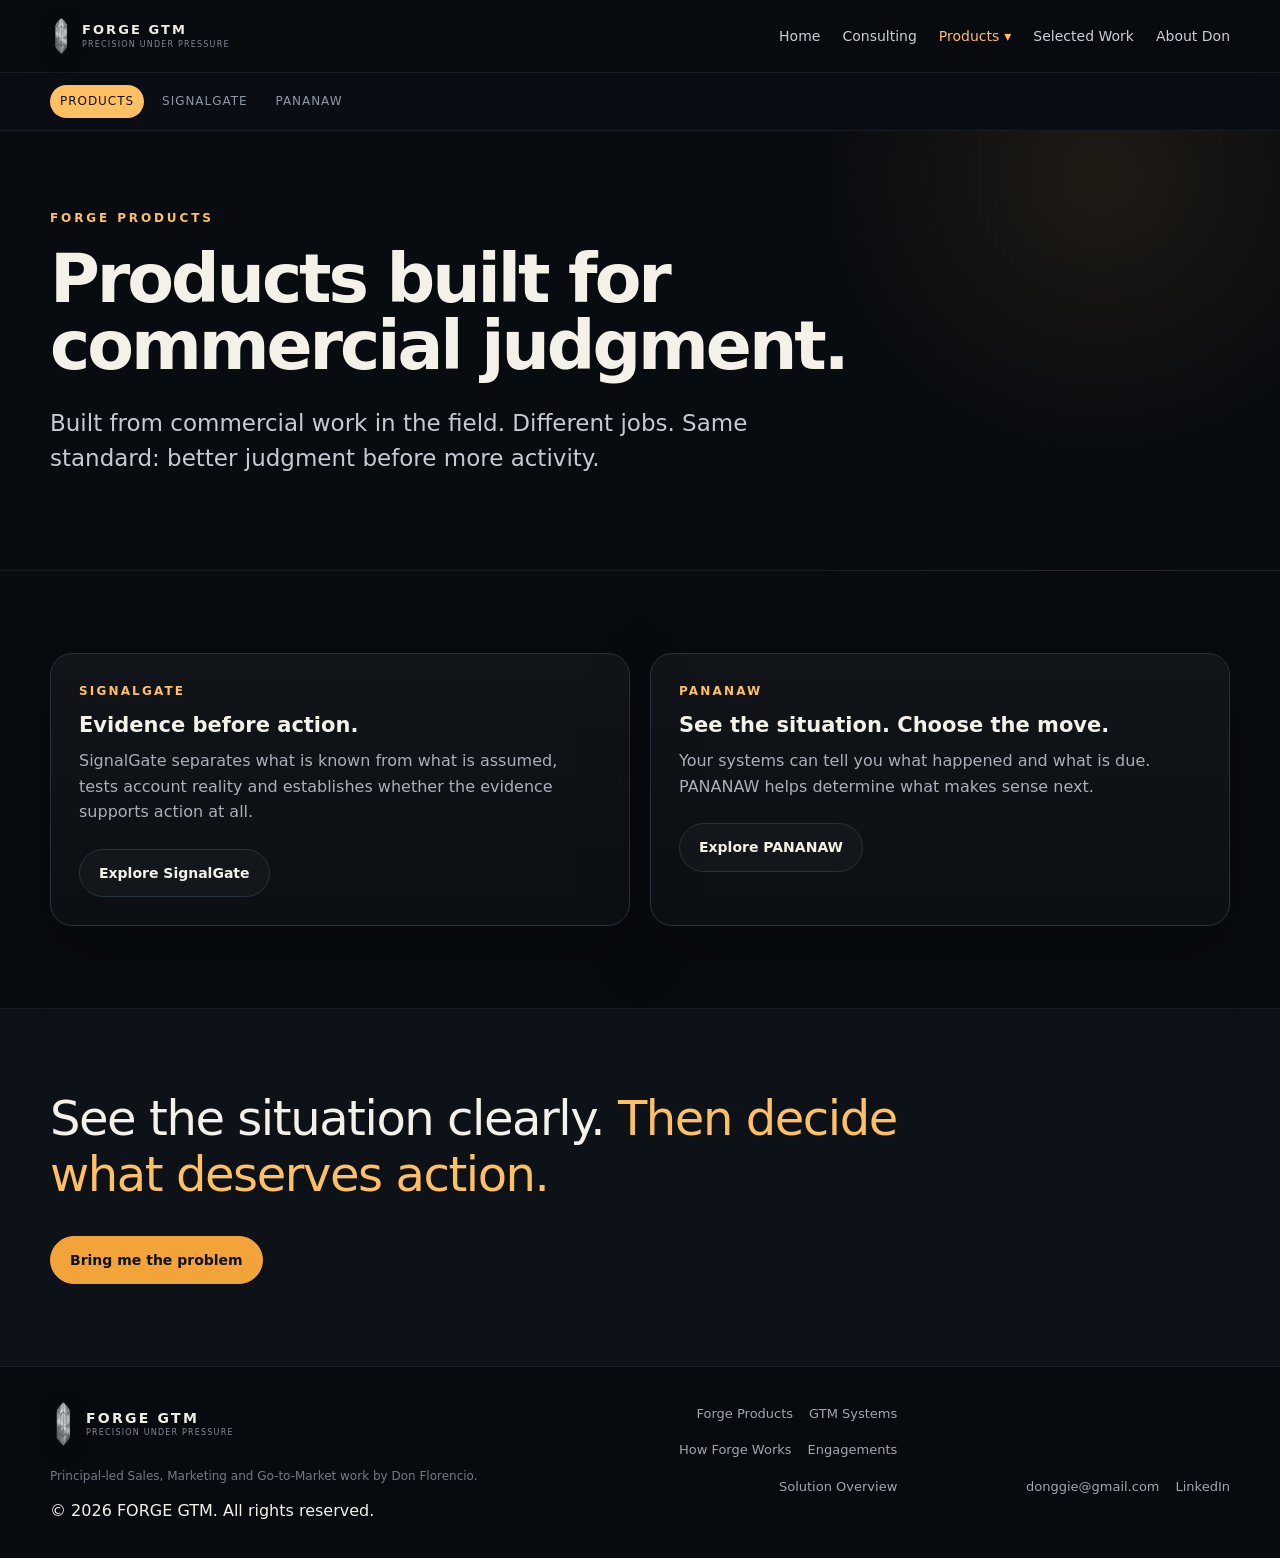
<file: products.html>
<!doctype html>
<html lang="en"><head><meta charset="utf-8"><meta name="viewport" content="width=device-width,initial-scale=1">
<title>Forge Products — Forge GTM</title><meta name="description" content="Forge GTM products for better commercial judgment: SignalGate for evidence before action and PANANAW for deciding what makes sense next.">
<link rel="icon" type="image/png" sizes="32x32" href="forge-favicon-32.png"><link rel="icon" type="image/png" sizes="16x16" href="forge-favicon-16.png"><link rel="apple-touch-icon" sizes="180x180" href="forge-favicon-180.png"><link rel="shortcut icon" href="favicon.ico"><link rel="stylesheet" href="assets/site.css">
<link rel="canonical" href="https://donggie-oss.github.io/FORGE-GTM/products.html"><meta name="theme-color" content="#080b10"><meta property="og:site_name" content="Forge GTM"><meta property="og:type" content="website"><meta property="og:title" content="Forge Products — Forge GTM"><meta property="og:description" content="Forge GTM products for better commercial judgment: SignalGate for evidence before action and PANANAW for deciding what makes sense next."><meta property="og:url" content="https://donggie-oss.github.io/FORGE-GTM/products.html"><meta property="og:image" content="https://donggie-oss.github.io/FORGE-GTM/assets/forge-share.png"><meta property="og:image:width" content="1200"><meta property="og:image:height" content="630"><meta name="twitter:card" content="summary_large_image"><meta name="twitter:title" content="Forge Products — Forge GTM"><meta name="twitter:description" content="Forge GTM products for better commercial judgment: SignalGate for evidence before action and PANANAW for deciding what makes sense next."><meta name="twitter:image" content="https://donggie-oss.github.io/FORGE-GTM/assets/forge-share.png"></head>
<body data-page="products"><div id="site-header"></div><main id="main">
<section class="page-hero"><div class="wrap"><div class="eyebrow">Forge Products</div><h1>Products built for commercial judgment.</h1><p class="lede">Built from commercial work in the field. Different jobs. Same standard: better judgment before more activity.</p></div></section>
<section class="section"><div class="wrap"><div class="grid-2">
<article class="card product-card"><div class="number">SignalGate</div><h3>Evidence before action.</h3><p>SignalGate separates what is known from what is assumed, tests account reality and establishes whether the evidence supports action at all.</p><div class="hero-actions"><a class="btn btn-ghost" href="signalgate.html">Explore SignalGate</a></div></article>
<article class="card product-card"><div class="number">PANANAW</div><h3>See the situation. Choose the move.</h3><p>Your systems can tell you what happened and what is due. PANANAW helps determine what makes sense next.</p><div class="hero-actions"><a class="btn btn-ghost" href="pananaw.html">Explore PANANAW</a></div></article>
</div></div></section>
<section class="section section-alt"><div class="wrap"><p class="big-line">See the situation clearly. <span class="accent">Then decide what deserves action.</span></p><div class="hero-actions"><a class="btn btn-primary" href="work-with-us.html">Bring me the problem</a></div></div></section>
</main><div id="site-footer"></div><script src="assets/site.js"></script></body></html>
</file>
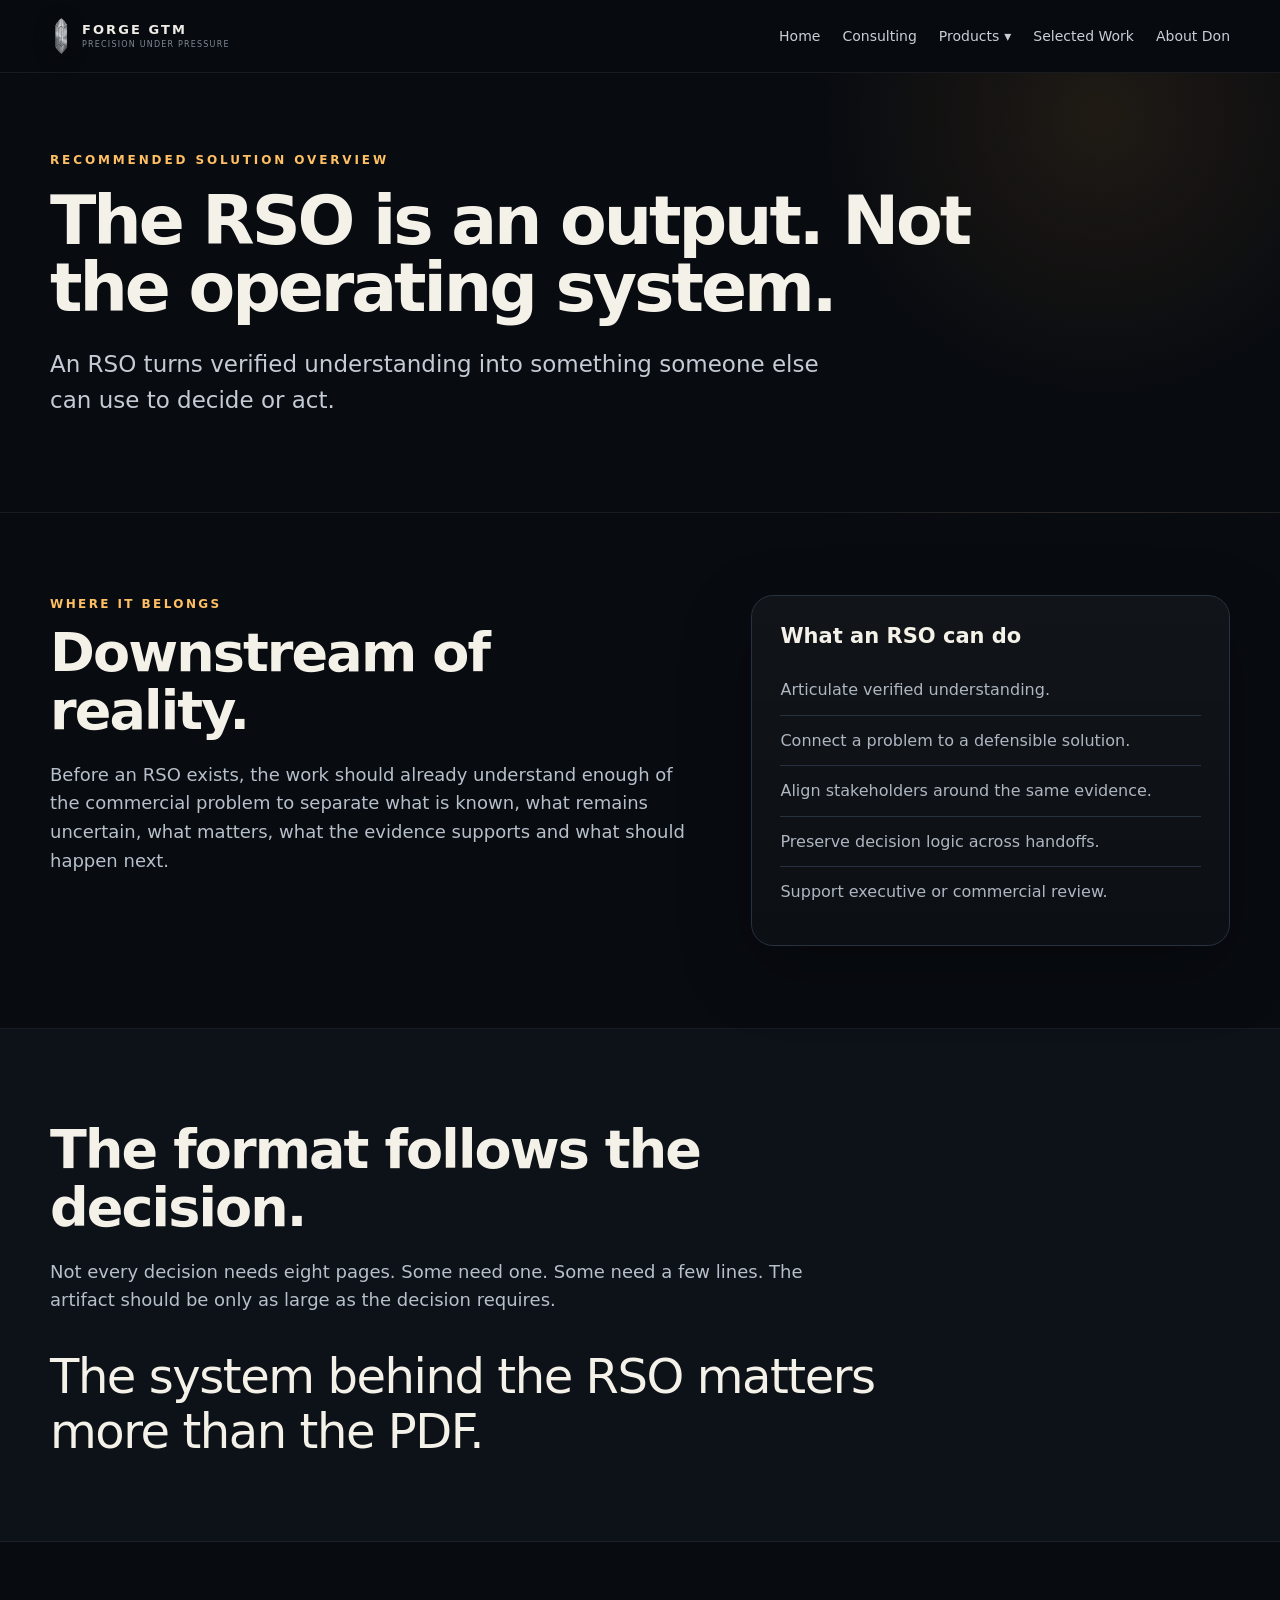
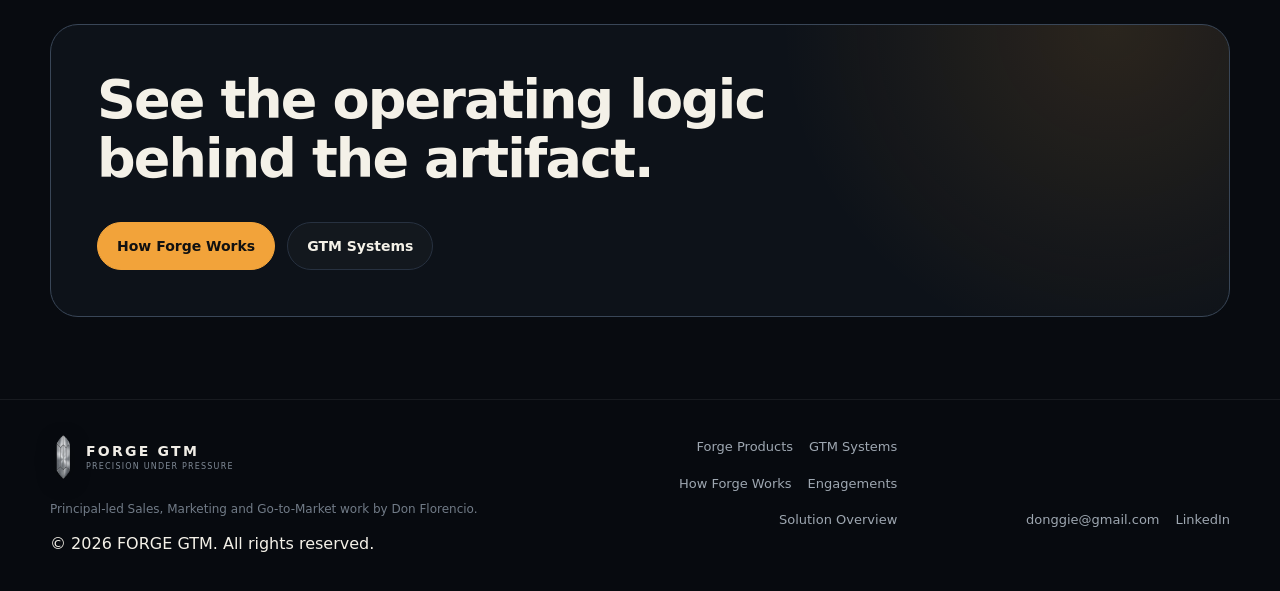
<file: rso.html>
<!doctype html><html lang="en"><head><meta charset="utf-8"><meta name="viewport" content="width=device-width,initial-scale=1"><title>Recommended Solution Overview — Forge GTM</title><meta name="description" content="The RSO is a downstream Forge GTM execution artifact that packages verified understanding for a specific decision or buyer conversation."><link rel="icon" type="image/png" sizes="32x32" href="forge-favicon-32.png"><link rel="icon" type="image/png" sizes="16x16" href="forge-favicon-16.png"><link rel="apple-touch-icon" sizes="180x180" href="forge-favicon-180.png"><link rel="shortcut icon" href="favicon.ico"><link rel="stylesheet" href="assets/site.css"><script defer src="assets/site.js"></script><!-- RELEASE-SEO-START --><link rel="canonical" href="https://donggie-oss.github.io/FORGE-GTM/rso.html"><meta name="theme-color" content="#080b10"><meta property="og:site_name" content="Forge GTM"><meta property="og:type" content="website"><meta property="og:title" content="Recommended Solution Overview — Forge GTM"><meta property="og:description" content="The RSO is a downstream Forge GTM execution artifact that packages verified understanding for a specific decision or buyer conversation."><meta property="og:url" content="https://donggie-oss.github.io/FORGE-GTM/rso.html"><meta property="og:image" content="https://donggie-oss.github.io/FORGE-GTM/assets/forge-share.png"><meta property="og:image:width" content="1200"><meta property="og:image:height" content="630"><meta name="twitter:card" content="summary_large_image"><meta name="twitter:title" content="Recommended Solution Overview — Forge GTM"><meta name="twitter:description" content="The RSO is a downstream Forge GTM execution artifact that packages verified understanding for a specific decision or buyer conversation."><meta name="twitter:image" content="https://donggie-oss.github.io/FORGE-GTM/assets/forge-share.png"><!-- RELEASE-SEO-END --></head><body><div id="site-header"></div><main id="main"><section class="page-hero"><div class="wrap"><div class="eyebrow">Recommended Solution Overview</div><h1>The RSO is an output. Not the operating system.</h1><p class="lede">An RSO turns verified understanding into something someone else can use to decide or act.</p></div></section><section class="section"><div class="wrap split"><div><div class="section-kicker">Where it belongs</div><h2>Downstream of reality.</h2><p class="section-intro">Before an RSO exists, the work should already understand enough of the commercial problem to separate what is known, what remains uncertain, what matters, what the evidence supports and what should happen next.</p></div><div class="card"><h3>What an RSO can do</h3><ul class="list-clean"><li>Articulate verified understanding.</li><li>Connect a problem to a defensible solution.</li><li>Align stakeholders around the same evidence.</li><li>Preserve decision logic across handoffs.</li><li>Support executive or commercial review.</li></ul></div></div></section><section class="section section-alt"><div class="wrap"><h2>The format follows the decision.</h2><p class="section-intro">Not every decision needs eight pages. Some need one. Some need a few lines. The artifact should be only as large as the decision requires.</p><p class="big-line">The system behind the RSO matters more than the PDF.</p></div></section><section class="section"><div class="wrap"><div class="cta-panel"><h2>See the operating logic behind the artifact.</h2><div class="hero-actions"><a class="btn btn-primary" href="method.html">How Forge Works</a><a class="btn btn-ghost" href="systems.html">GTM Systems</a></div></div></div></section></main><div id="site-footer"></div></body></html>
</file>
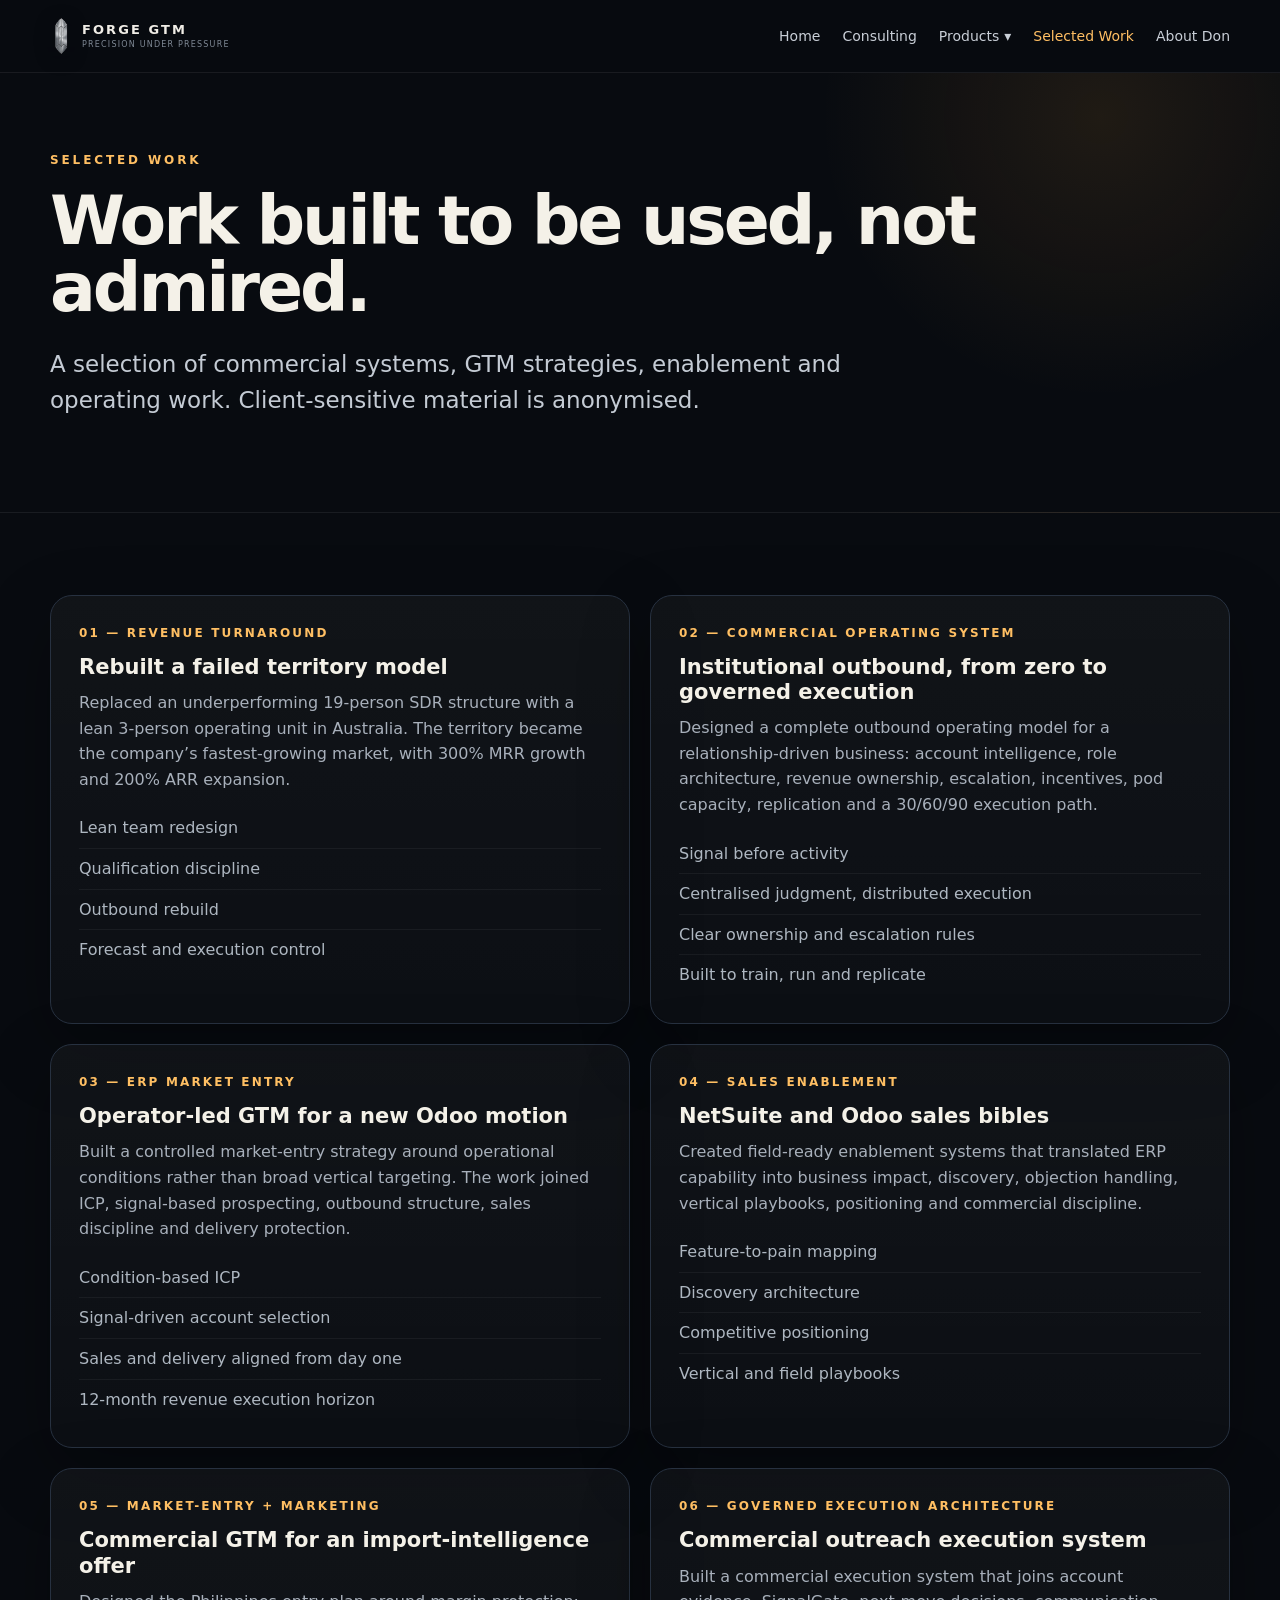
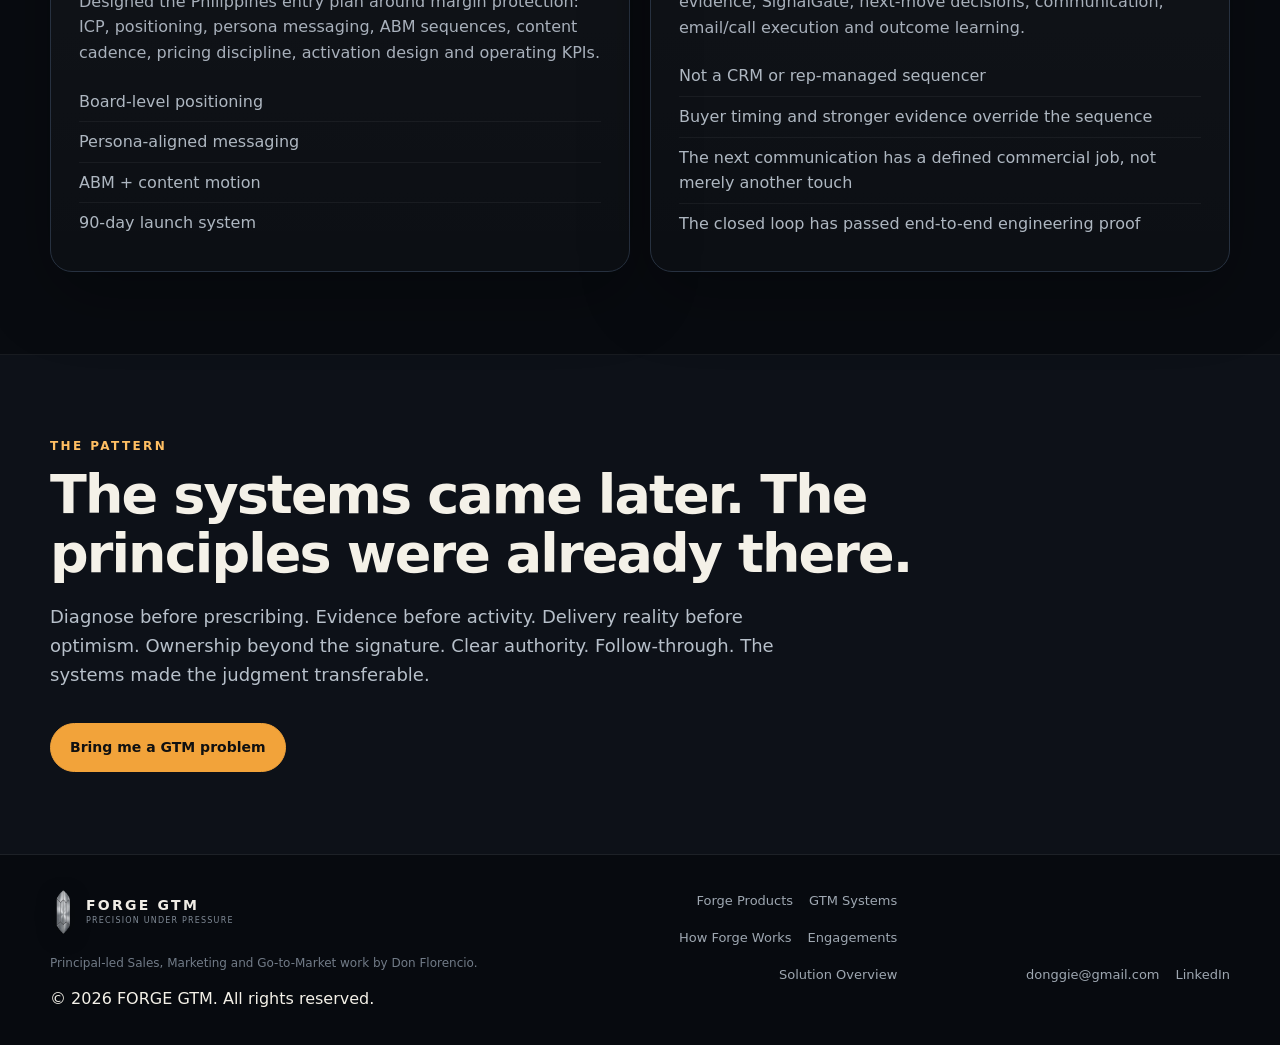
<file: selected-work.html>
<!doctype html><html lang="en"><head><meta charset="utf-8"><meta name="viewport" content="width=device-width,initial-scale=1"><title>Selected Work — Forge GTM</title><meta name="description" content="Selected commercial systems, market-entry strategies, enablement, revenue turnaround and GTM execution work by Don Florencio."><link rel="icon" type="image/png" sizes="32x32" href="forge-favicon-32.png"><link rel="icon" type="image/png" sizes="16x16" href="forge-favicon-16.png"><link rel="apple-touch-icon" sizes="180x180" href="forge-favicon-180.png"><link rel="shortcut icon" href="favicon.ico"><link rel="stylesheet" href="assets/site.css"><!-- RELEASE-SEO-START --><link rel="canonical" href="https://donggie-oss.github.io/FORGE-GTM/selected-work.html"><meta name="theme-color" content="#080b10"><meta property="og:site_name" content="Forge GTM"><meta property="og:type" content="website"><meta property="og:title" content="Selected Work — Forge GTM"><meta property="og:description" content="Selected commercial systems, market-entry strategies, enablement, revenue turnaround and GTM execution work by Don Florencio."><meta property="og:url" content="https://donggie-oss.github.io/FORGE-GTM/selected-work.html"><meta property="og:image" content="https://donggie-oss.github.io/FORGE-GTM/assets/forge-share.png"><meta property="og:image:width" content="1200"><meta property="og:image:height" content="630"><meta name="twitter:card" content="summary_large_image"><meta name="twitter:title" content="Selected Work — Forge GTM"><meta name="twitter:description" content="Selected commercial systems, market-entry strategies, enablement, revenue turnaround and GTM execution work by Don Florencio."><meta name="twitter:image" content="https://donggie-oss.github.io/FORGE-GTM/assets/forge-share.png"><!-- RELEASE-SEO-END --></head><body data-page="work"><div id="site-header"></div><main id="main"><section class="page-hero"><div class="wrap"><div class="eyebrow">Selected Work</div><h1>Work built to be used, not admired.</h1><p class="lede">A selection of commercial systems, GTM strategies, enablement and operating work. Client-sensitive material is anonymised.</p></div></section><section class="section"><div class="wrap"><div class="grid-2"><article class="card"><div class="number">01 — Revenue turnaround</div><h3>Rebuilt a failed territory model</h3><p>Replaced an underperforming 19-person SDR structure with a lean 3-person operating unit in Australia. The territory became the company’s fastest-growing market, with 300% MRR growth and 200% ARR expansion.</p><ul><li>Lean team redesign</li><li>Qualification discipline</li><li>Outbound rebuild</li><li>Forecast and execution control</li></ul></article><article class="card"><div class="number">02 — Commercial operating system</div><h3>Institutional outbound, from zero to governed execution</h3><p>Designed a complete outbound operating model for a relationship-driven business: account intelligence, role architecture, revenue ownership, escalation, incentives, pod capacity, replication and a 30/60/90 execution path.</p><ul><li>Signal before activity</li><li>Centralised judgment, distributed execution</li><li>Clear ownership and escalation rules</li><li>Built to train, run and replicate</li></ul></article><article class="card"><div class="number">03 — ERP market entry</div><h3>Operator-led GTM for a new Odoo motion</h3><p>Built a controlled market-entry strategy around operational conditions rather than broad vertical targeting. The work joined ICP, signal-based prospecting, outbound structure, sales discipline and delivery protection.</p><ul><li>Condition-based ICP</li><li>Signal-driven account selection</li><li>Sales and delivery aligned from day one</li><li>12-month revenue execution horizon</li></ul></article><article class="card"><div class="number">04 — Sales enablement</div><h3>NetSuite and Odoo sales bibles</h3><p>Created field-ready enablement systems that translated ERP capability into business impact, discovery, objection handling, vertical playbooks, positioning and commercial discipline.</p><ul><li>Feature-to-pain mapping</li><li>Discovery architecture</li><li>Competitive positioning</li><li>Vertical and field playbooks</li></ul></article><article class="card"><div class="number">05 — Market-entry + marketing</div><h3>Commercial GTM for an import-intelligence offer</h3><p>Designed the Philippines entry plan around margin protection: ICP, positioning, persona messaging, ABM sequences, content cadence, pricing discipline, activation design and operating KPIs.</p><ul><li>Board-level positioning</li><li>Persona-aligned messaging</li><li>ABM + content motion</li><li>90-day launch system</li></ul></article><article class="card"><div class="number">06 — Governed execution architecture</div><h3>Commercial outreach execution system</h3><p>Built a commercial execution system that joins account evidence, SignalGate, next-move decisions, communication, email/call execution and outcome learning.</p><ul><li>Not a CRM or rep-managed sequencer</li><li>Buyer timing and stronger evidence override the sequence</li><li>The next communication has a defined commercial job, not merely another touch</li><li>The closed loop has passed end-to-end engineering proof</li></ul></article></div></div></section><section class="section section-alt"><div class="wrap"><div class="section-kicker">The pattern</div><h2>The systems came later. The principles were already there.</h2><p class="section-intro">Diagnose before prescribing. Evidence before activity. Delivery reality before optimism. Ownership beyond the signature. Clear authority. Follow-through. The systems made the judgment transferable.</p><a class="btn btn-primary" href="work-with-us.html">Bring me a GTM problem</a></div></section></main><div id="site-footer"></div><script src="assets/site.js"></script></body></html>
</file>
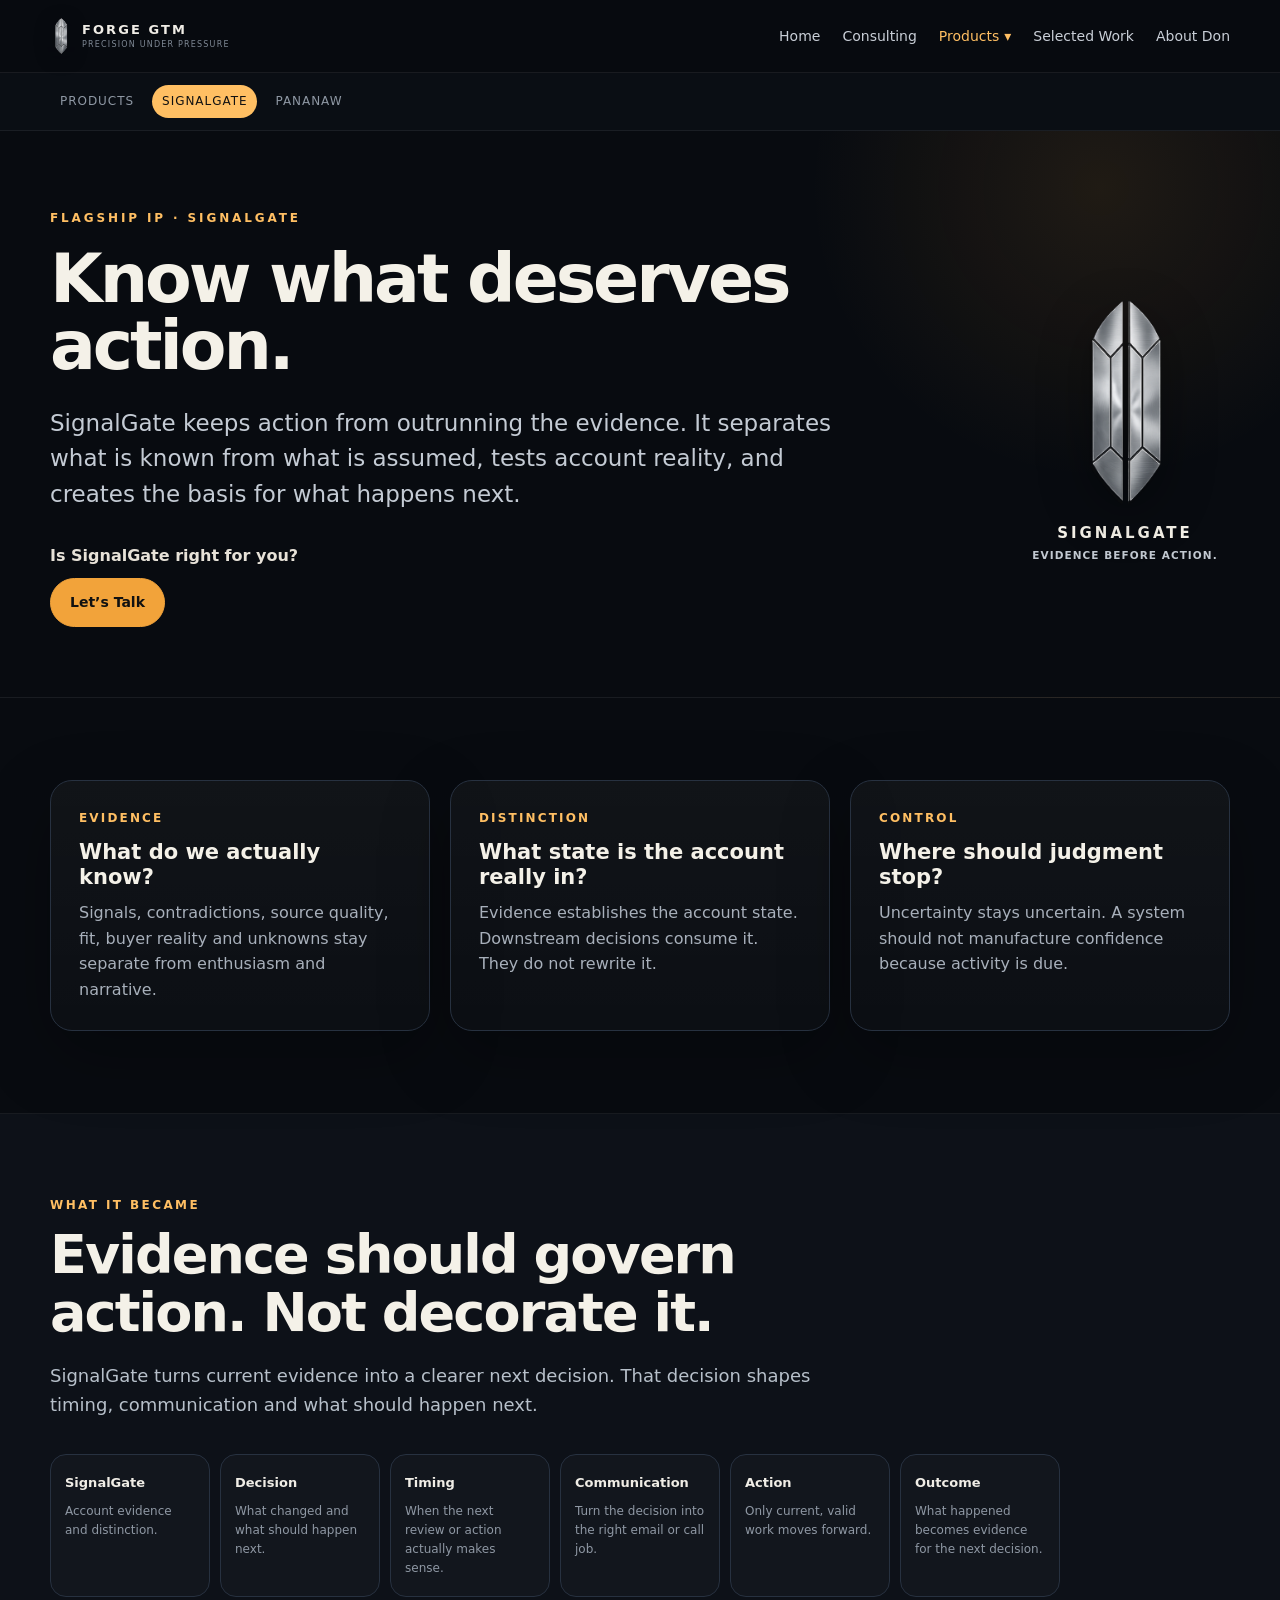
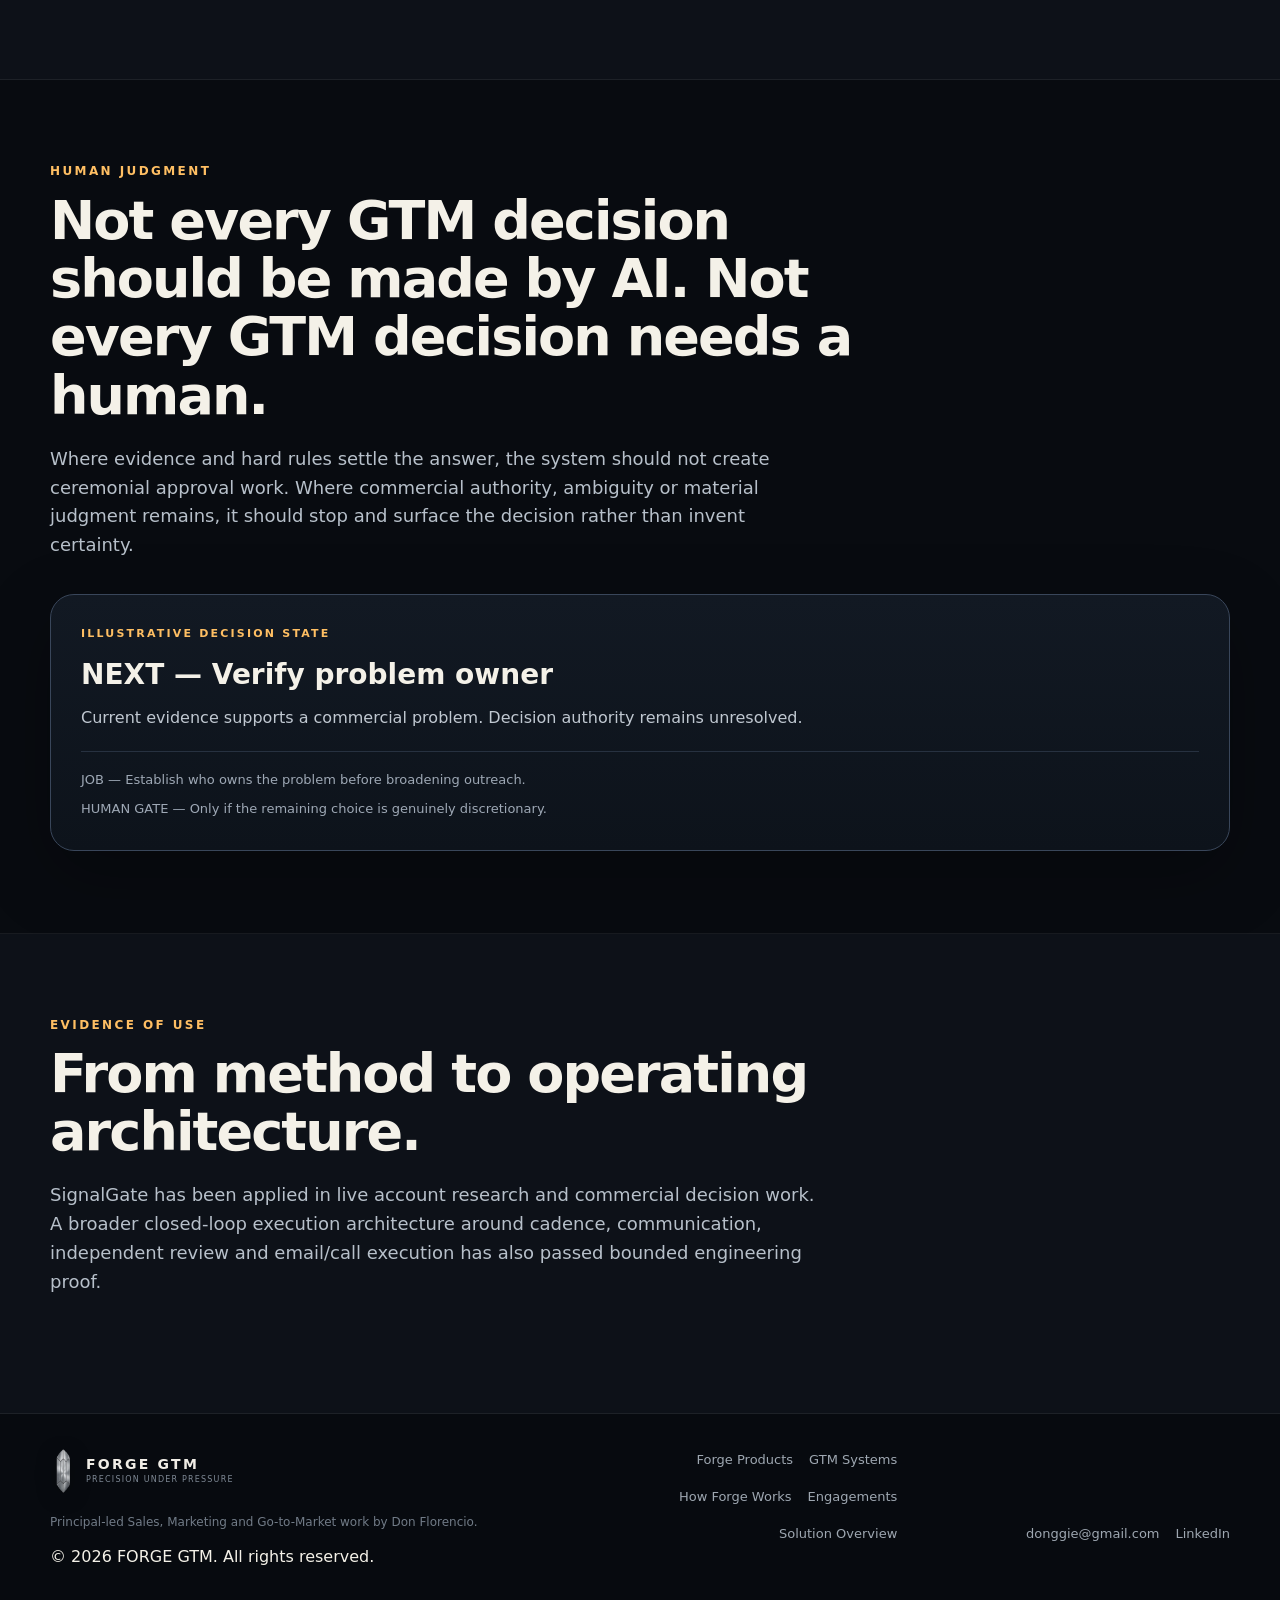
<file: signalgate.html>
<!doctype html><html lang="en"><head><meta charset="utf-8"><meta name="viewport" content="width=device-width,initial-scale=1"><title>SignalGate — Forge GTM</title><meta name="description" content="SignalGate helps teams separate evidence from assumption, test account reality and decide whether action is warranted."><link rel="icon" type="image/png" sizes="32x32" href="forge-favicon-32.png"><link rel="icon" type="image/png" sizes="16x16" href="forge-favicon-16.png"><link rel="apple-touch-icon" sizes="180x180" href="forge-favicon-180.png"><link rel="shortcut icon" href="favicon.ico"><link rel="stylesheet" href="assets/site.css"><!-- RELEASE-SEO-START --><link rel="canonical" href="https://donggie-oss.github.io/FORGE-GTM/signalgate.html"><meta name="theme-color" content="#080b10"><meta property="og:site_name" content="Forge GTM"><meta property="og:type" content="website"><meta property="og:title" content="SignalGate — Forge GTM"><meta property="og:description" content="SignalGate helps teams separate evidence from assumption, test account reality and decide whether action is warranted."><meta property="og:url" content="https://donggie-oss.github.io/FORGE-GTM/signalgate.html"><meta property="og:image" content="https://donggie-oss.github.io/FORGE-GTM/assets/forge-share.png"><meta property="og:image:width" content="1200"><meta property="og:image:height" content="630"><meta name="twitter:card" content="summary_large_image"><meta name="twitter:title" content="SignalGate — Forge GTM"><meta name="twitter:description" content="SignalGate helps teams separate evidence from assumption, test account reality and decide whether action is warranted."><meta name="twitter:image" content="https://donggie-oss.github.io/FORGE-GTM/assets/forge-share.png"><!-- RELEASE-SEO-END --></head><body data-page="signalgate"><div id="site-header"></div><main id="main"><section class="page-hero signalgate-hero"><div class="wrap signalgate-hero-grid"><div><div class="eyebrow">Flagship IP · SignalGate</div><h1>Know what deserves action.</h1><p class="lede">SignalGate keeps action from outrunning the evidence. It separates what is known from what is assumed, tests account reality, and creates the basis for what happens next.</p><p class="cta-question">Is SignalGate right for you?</p><div class="hero-actions"><a class="btn btn-primary" href="https://calendly.com/donggie/30min" data-calendly-open>Let’s Talk</a></div></div><div class="signal-mark" aria-label="SignalGate mark"><div class="signal-mark-frame"><img class="signal-mark-visual" src="assets/signalgate-mark-transparent.png" alt="SignalGate ajar gate emblem" width="222" height="512" decoding="async"></div><div class="signal-mark-copy"><strong>SIGNALGATE</strong><span>Evidence before action.</span></div></div></div></section><section class="section"><div class="wrap"><div class="grid-3"><article class="card"><div class="number">Evidence</div><h3>What do we actually know?</h3><p>Signals, contradictions, source quality, fit, buyer reality and unknowns stay separate from enthusiasm and narrative.</p></article><article class="card"><div class="number">Distinction</div><h3>What state is the account really in?</h3><p>Evidence establishes the account state. Downstream decisions consume it. They do not rewrite it.</p></article><article class="card"><div class="number">Control</div><h3>Where should judgment stop?</h3><p>Uncertainty stays uncertain. A system should not manufacture confidence because activity is due.</p></article></div></div></section><section class="section section-alt"><div class="wrap"><div class="section-kicker">What it became</div><h2>Evidence should govern action. Not decorate it.</h2><p class="section-intro">SignalGate turns current evidence into a clearer next decision. That decision shapes timing, communication and what should happen next.</p><div class="flow"><div class="flow-step"><strong>SignalGate</strong><span>Account evidence and distinction.</span></div><div class="flow-step"><strong>Decision</strong><span>What changed and what should happen next.</span></div><div class="flow-step"><strong>Timing</strong><span>When the next review or action actually makes sense.</span></div><div class="flow-step"><strong>Communication</strong><span>Turn the decision into the right email or call job.</span></div><div class="flow-step"><strong>Action</strong><span>Only current, valid work moves forward.</span></div><div class="flow-step"><strong>Outcome</strong><span>What happened becomes evidence for the next decision.</span></div></div></div></section><section class="section"><div class="wrap"><div class="section-kicker">Human judgment</div><h2>Not every GTM decision should be made by AI. Not every GTM decision needs a human.</h2><p class="section-intro">Where evidence and hard rules settle the answer, the system should not create ceremonial approval work. Where commercial authority, ambiguity or material judgment remains, it should stop and surface the decision rather than invent certainty.</p><div class="decision"><div class="decision-top">Illustrative decision state</div><h3>NEXT — Verify problem owner</h3><p>Current evidence supports a commercial problem. Decision authority remains unresolved.</p><div class="decision-meta"><span>JOB — Establish who owns the problem before broadening outreach.</span><span>HUMAN GATE — Only if the remaining choice is genuinely discretionary.</span></div></div></div></section><section class="section section-alt"><div class="wrap"><div class="section-kicker">Evidence of use</div><h2>From method to operating architecture.</h2><p class="section-intro">SignalGate has been applied in live account research and commercial decision work. A broader closed-loop execution architecture around cadence, communication, independent review and email/call execution has also passed bounded engineering proof.</p></div></section></main><div id="site-footer"></div><script src="assets/site.js"></script></body></html>
</file>
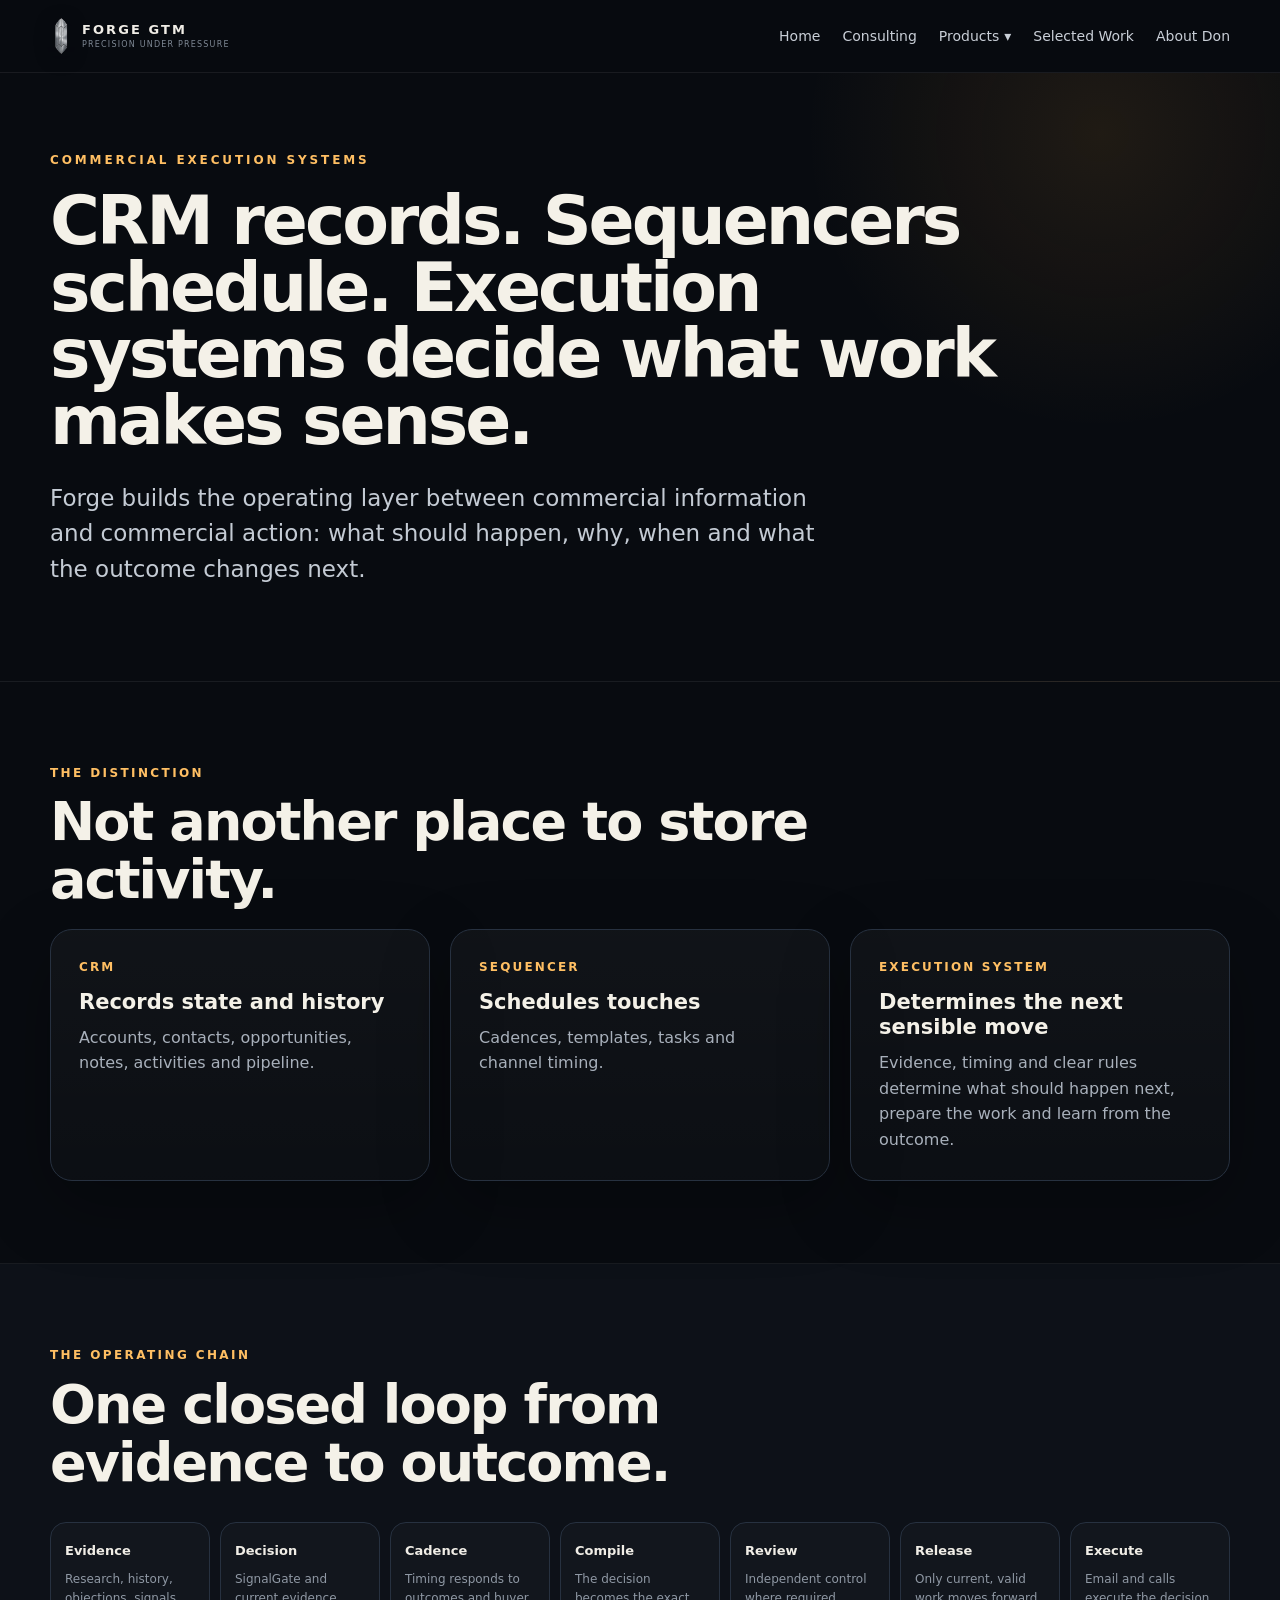
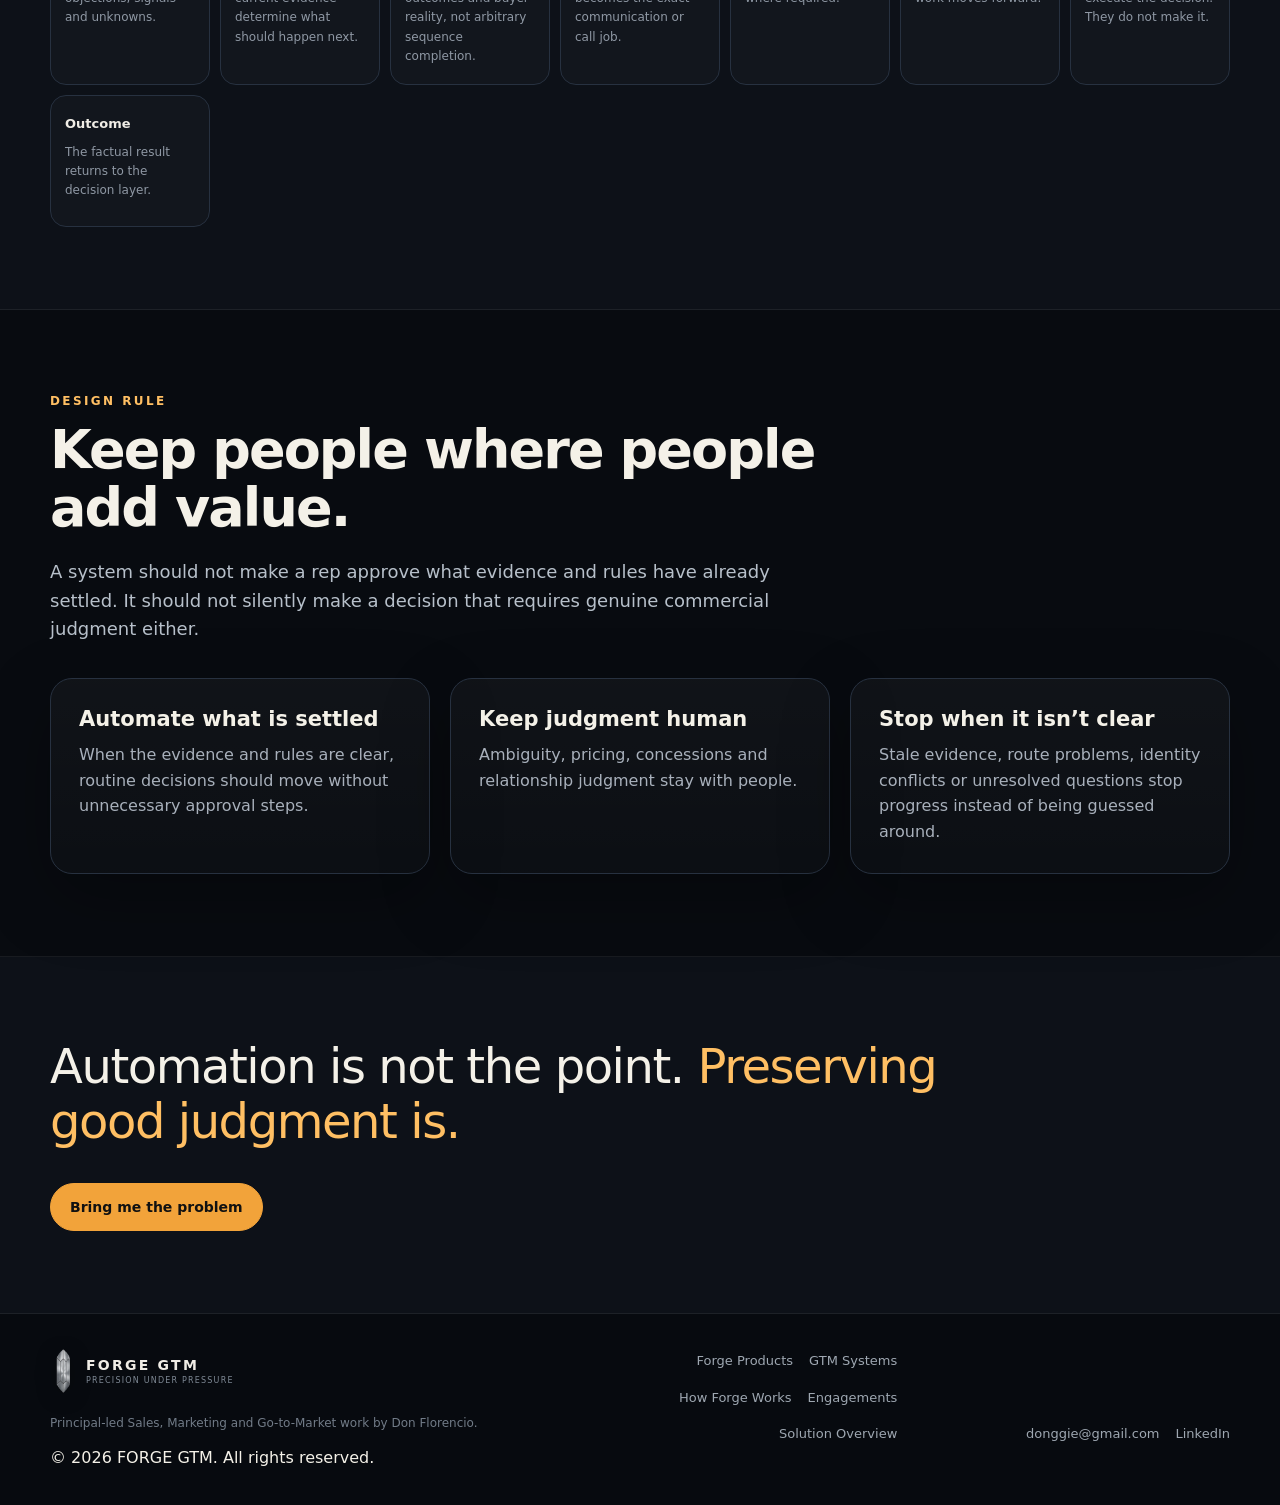
<file: systems.html>
<!doctype html><html lang="en"><head><meta charset="utf-8"><meta name="viewport" content="width=device-width,initial-scale=1"><title>GTM Systems — Forge GTM</title><meta name="description" content="Forge GTM builds commercial execution systems that turn evidence into clear next actions, with people stepping in where judgment matters."><link rel="icon" type="image/png" sizes="32x32" href="forge-favicon-32.png"><link rel="icon" type="image/png" sizes="16x16" href="forge-favicon-16.png"><link rel="apple-touch-icon" sizes="180x180" href="forge-favicon-180.png"><link rel="shortcut icon" href="favicon.ico"><link rel="stylesheet" href="assets/site.css"><!-- RELEASE-SEO-START --><link rel="canonical" href="https://donggie-oss.github.io/FORGE-GTM/systems.html"><meta name="theme-color" content="#080b10"><meta property="og:site_name" content="Forge GTM"><meta property="og:type" content="website"><meta property="og:title" content="GTM Systems — Forge GTM"><meta property="og:description" content="Forge GTM builds commercial execution systems that turn evidence into clear next actions, with people stepping in where judgment matters."><meta property="og:url" content="https://donggie-oss.github.io/FORGE-GTM/systems.html"><meta property="og:image" content="https://donggie-oss.github.io/FORGE-GTM/assets/forge-share.png"><meta property="og:image:width" content="1200"><meta property="og:image:height" content="630"><meta name="twitter:card" content="summary_large_image"><meta name="twitter:title" content="GTM Systems — Forge GTM"><meta name="twitter:description" content="Forge GTM builds commercial execution systems that turn evidence into clear next actions, with people stepping in where judgment matters."><meta name="twitter:image" content="https://donggie-oss.github.io/FORGE-GTM/assets/forge-share.png"><!-- RELEASE-SEO-END --></head><body><div id="site-header"></div><main id="main"><section class="page-hero"><div class="wrap"><div class="eyebrow">Commercial Execution Systems</div><h1>CRM records. Sequencers schedule. Execution systems decide what work makes sense.</h1><p class="lede">Forge builds the operating layer between commercial information and commercial action: what should happen, why, when and what the outcome changes next.</p></div></section><section class="section"><div class="wrap"><div class="section-kicker">The distinction</div><h2>Not another place to store activity.</h2><div class="grid-3"><article class="card"><div class="number">CRM</div><h3>Records state and history</h3><p>Accounts, contacts, opportunities, notes, activities and pipeline.</p></article><article class="card"><div class="number">Sequencer</div><h3>Schedules touches</h3><p>Cadences, templates, tasks and channel timing.</p></article><article class="card"><div class="number">Execution system</div><h3>Determines the next sensible move</h3><p>Evidence, timing and clear rules determine what should happen next, prepare the work and learn from the outcome.</p></article></div></div></section><section class="section section-alt"><div class="wrap"><div class="section-kicker">The operating chain</div><h2>One closed loop from evidence to outcome.</h2><div class="flow"><div class="flow-step"><strong>Evidence</strong><span>Research, history, objections, signals and unknowns.</span></div><div class="flow-step"><strong>Decision</strong><span>SignalGate and current evidence determine what should happen next.</span></div><div class="flow-step"><strong>Cadence</strong><span>Timing responds to outcomes and buyer reality, not arbitrary sequence completion.</span></div><div class="flow-step"><strong>Compile</strong><span>The decision becomes the exact communication or call job.</span></div><div class="flow-step"><strong>Review</strong><span>Independent control where required.</span></div><div class="flow-step"><strong>Release</strong><span>Only current, valid work moves forward.</span></div><div class="flow-step"><strong>Execute</strong><span>Email and calls execute the decision. They do not make it.</span></div><div class="flow-step"><strong>Outcome</strong><span>The factual result returns to the decision layer.</span></div></div></div></section><section class="section"><div class="wrap"><div class="section-kicker">Design rule</div><h2>Keep people where people add value.</h2><p class="section-intro">A system should not make a rep approve what evidence and rules have already settled. It should not silently make a decision that requires genuine commercial judgment either.</p><div class="grid-3"><article class="card"><h3>Automate what is settled</h3><p>When the evidence and rules are clear, routine decisions should move without unnecessary approval steps.</p></article><article class="card"><h3>Keep judgment human</h3><p>Ambiguity, pricing, concessions and relationship judgment stay with people.</p></article><article class="card"><h3>Stop when it isn’t clear</h3><p>Stale evidence, route problems, identity conflicts or unresolved questions stop progress instead of being guessed around.</p></article></div></div></section><section class="section section-alt"><div class="wrap"><p class="big-line">Automation is not the point. <span class="accent">Preserving good judgment is.</span></p><div class="hero-actions"><a class="btn btn-primary" href="work-with-us.html">Bring me the problem</a></div></div></section></main><div id="site-footer"></div><script src="assets/site.js"></script></body></html>
</file>
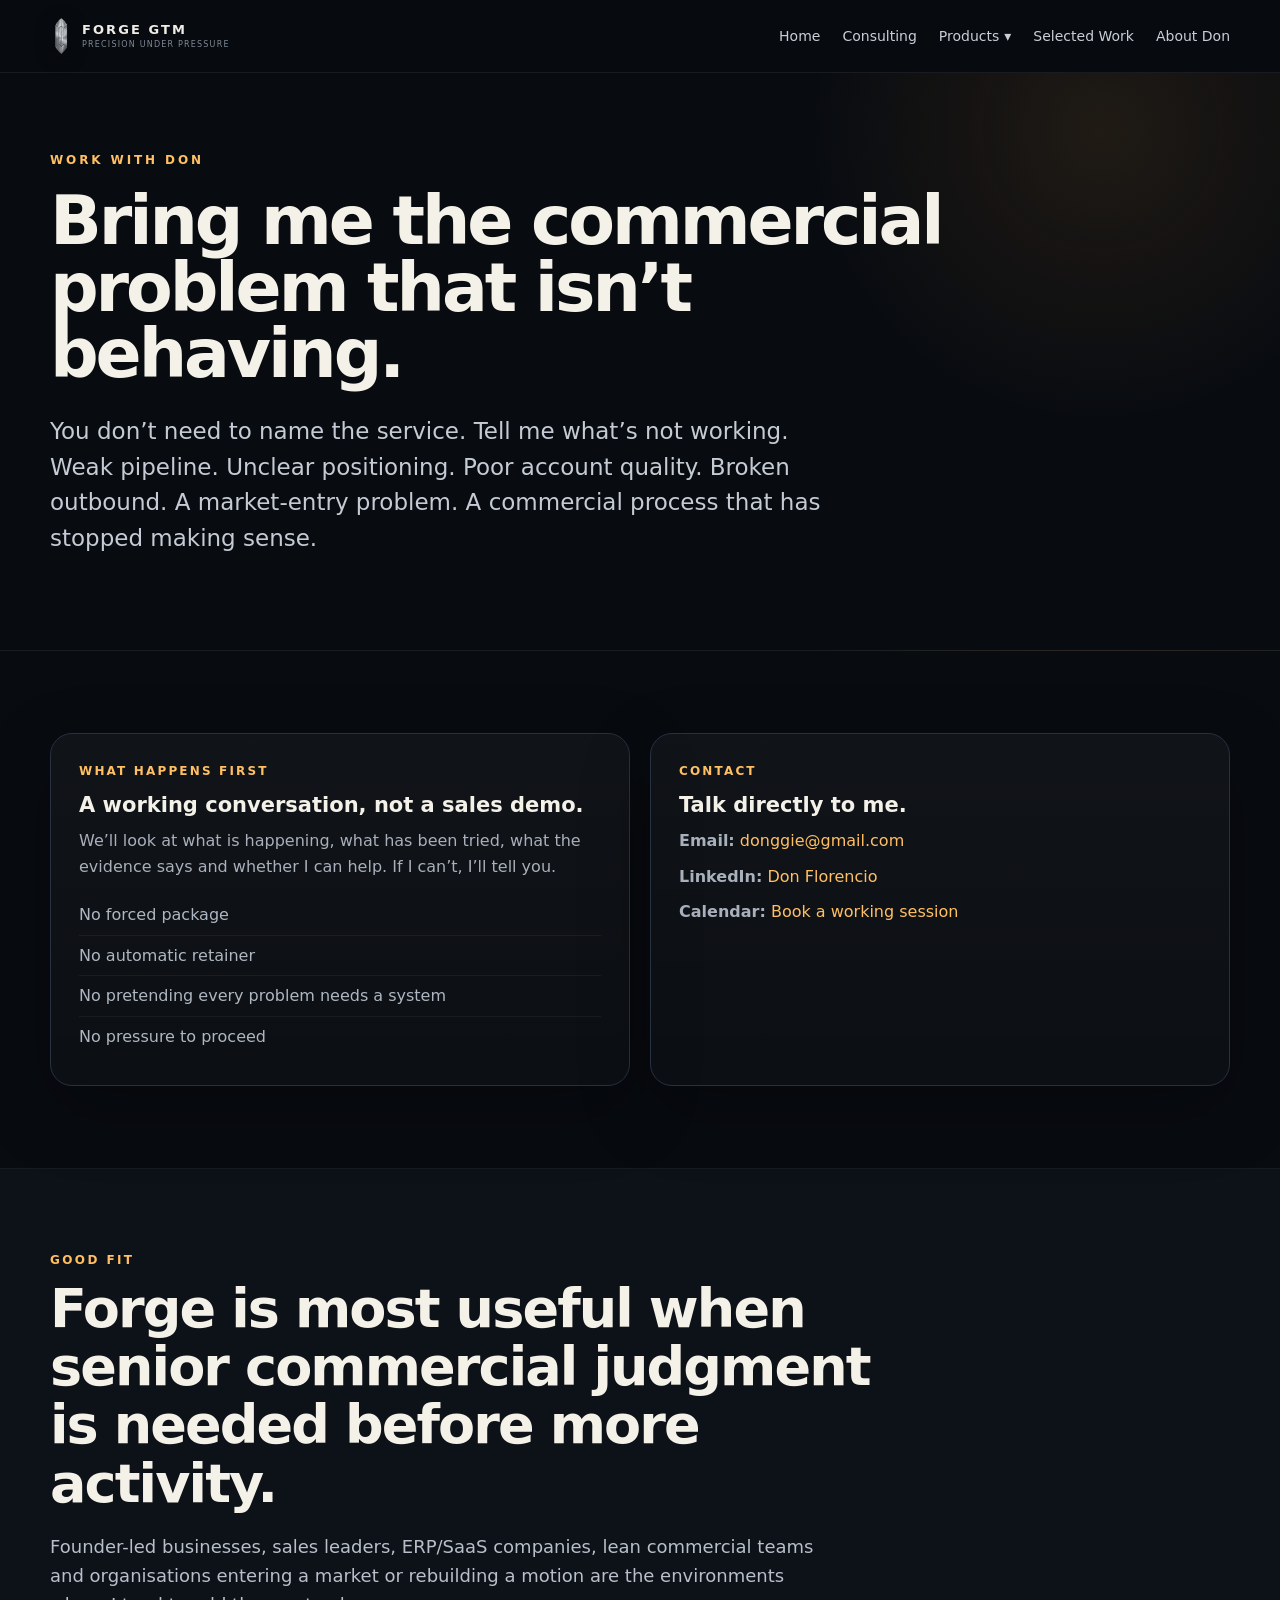
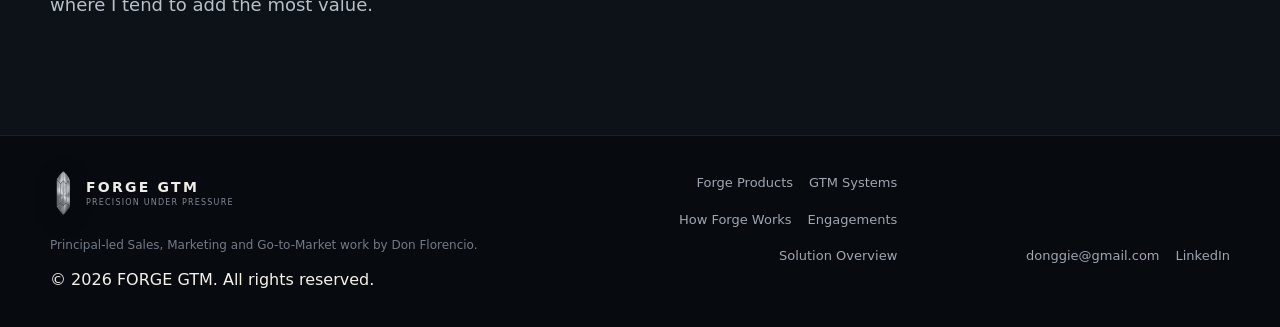
<file: work-with-us.html>
<!doctype html><html lang="en"><head><meta charset="utf-8"><meta name="viewport" content="width=device-width,initial-scale=1"><title>Work With Don — Forge GTM</title><meta name="description" content="Bring Don Florencio a sales, marketing or GTM problem that needs experienced commercial judgment."><link rel="icon" type="image/png" sizes="32x32" href="forge-favicon-32.png"><link rel="icon" type="image/png" sizes="16x16" href="forge-favicon-16.png"><link rel="apple-touch-icon" sizes="180x180" href="forge-favicon-180.png"><link rel="shortcut icon" href="favicon.ico"><link rel="stylesheet" href="assets/site.css"><!-- RELEASE-SEO-START --><link rel="canonical" href="https://donggie-oss.github.io/FORGE-GTM/work-with-us.html"><meta name="theme-color" content="#080b10"><meta property="og:site_name" content="Forge GTM"><meta property="og:type" content="website"><meta property="og:title" content="Work With Don — Forge GTM"><meta property="og:description" content="Bring Don Florencio a sales, marketing or GTM problem that needs experienced commercial judgment."><meta property="og:url" content="https://donggie-oss.github.io/FORGE-GTM/work-with-us.html"><meta property="og:image" content="https://donggie-oss.github.io/FORGE-GTM/assets/forge-share.png"><meta property="og:image:width" content="1200"><meta property="og:image:height" content="630"><meta name="twitter:card" content="summary_large_image"><meta name="twitter:title" content="Work With Don — Forge GTM"><meta name="twitter:description" content="Bring Don Florencio a sales, marketing or GTM problem that needs experienced commercial judgment."><meta name="twitter:image" content="https://donggie-oss.github.io/FORGE-GTM/assets/forge-share.png"><!-- RELEASE-SEO-END --></head><body><div id="site-header"></div><main id="main"><section class="page-hero"><div class="wrap"><div class="eyebrow">Work With Don</div><h1>Bring me the commercial problem that isn’t behaving.</h1><p class="lede">You don’t need to name the service. Tell me what’s not working. Weak pipeline. Unclear positioning. Poor account quality. Broken outbound. A market-entry problem. A commercial process that has stopped making sense.</p></div></section><section class="section"><div class="wrap"><div class="grid-2"><article class="card"><div class="number">What happens first</div><h3>A working conversation, not a sales demo.</h3><p>We’ll look at what is happening, what has been tried, what the evidence says and whether I can help. If I can’t, I’ll tell you.</p><ul><li>No forced package</li><li>No automatic retainer</li><li>No pretending every problem needs a system</li><li>No pressure to proceed</li></ul></article><article class="card"><div class="number">Contact</div><h3>Talk directly to me.</h3><p><strong>Email:</strong> <a class="accent" href="mailto:donggie@gmail.com">donggie@gmail.com</a></p><p style="margin-top:10px"><strong>LinkedIn:</strong> <a class="accent" href="https://www.linkedin.com/in/don-florencio/" target="_blank" rel="noopener noreferrer">Don Florencio</a></p><p style="margin-top:10px"><strong>Calendar:</strong> <a class="accent" href="https://calendly.com/donggie/30min" data-calendly-open>Book a working session</a></p></article></div></div></section><section class="section section-alt"><div class="wrap"><div class="section-kicker">Good fit</div><h2>Forge is most useful when senior commercial judgment is needed before more activity.</h2><p class="section-intro">Founder-led businesses, sales leaders, ERP/SaaS companies, lean commercial teams and organisations entering a market or rebuilding a motion are the environments where I tend to add the most value.</p></div></section></main><div id="site-footer"></div><script src="assets/site.js"></script></body></html>
</file>
<file: assets/site.css>
:root{--bg:#080b10;--bg2:#0d1118;--panel:#111720;--panel2:#151c26;--line:#273140;--text:#f4f1e8;--muted:#a8b0bb;--soft:#77808c;--ember:#f2a33a;--ember2:#ffbf63;--green:#78d6a3;--red:#f08a8a;--max:1180px;--radius:22px;--shadow:0 24px 70px rgba(0,0,0,.28)}
*{box-sizing:border-box}html{scroll-behavior:smooth}body{margin:0;background:var(--bg);color:var(--text);font-family:Inter,ui-sans-serif,system-ui,-apple-system,BlinkMacSystemFont,"Segoe UI",sans-serif;line-height:1.6;-webkit-font-smoothing:antialiased}a{color:inherit;text-decoration:none}img{max-width:100%;display:block}.wrap{width:min(calc(100% - 40px),var(--max));margin:auto}.skip{position:absolute;left:-9999px}.skip:focus{left:20px;top:12px;z-index:100;background:var(--ember);color:#111;padding:10px 14px;border-radius:12px}.site-header{position:sticky;top:0;z-index:40;background:rgba(8,11,16,.9);backdrop-filter:blur(16px);border-bottom:1px solid rgba(255,255,255,.07)}
.header-inner{min-height:72px;display:flex;align-items:center;gap:24px}.brand{font-weight:800;letter-spacing:.16em;font-size:15px;white-space:nowrap}.brand span{color:var(--ember)}.nav{margin-left:auto;display:flex;align-items:center;gap:22px;font-size:14px;color:#c9cfd7}.nav a{white-space:nowrap}.nav a:hover,.nav a[aria-current="page"]{color:var(--ember2)}.header-cta{display:none}.menu-btn{display:none;margin-left:auto;background:transparent;border:1px solid var(--line);color:var(--text);border-radius:12px;padding:9px 11px}.mobile-nav{display:none;padding:0 0 18px}.mobile-nav.open{display:grid;gap:12px}.mobile-nav a{padding:7px 0;color:#cbd1d8}.btn{display:inline-flex;align-items:center;justify-content:center;gap:9px;border-radius:999px;padding:12px 19px;border:1px solid var(--line);font-weight:700;font-size:14px;transition:.2s}.btn:hover{transform:translateY(-1px);border-color:#465365}.btn-primary{background:var(--ember);border-color:var(--ember);color:#111}.btn-primary:hover{background:var(--ember2);border-color:var(--ember2)}.btn-ghost{background:rgba(255,255,255,.025)}
.hero{position:relative;overflow:hidden;border-bottom:1px solid rgba(255,255,255,.07);background:radial-gradient(circle at 82% 18%,rgba(242,163,58,.12),transparent 26%),linear-gradient(180deg,#0a0e14 0%,#090c11 100%)}.hero .wrap{padding:96px 0 86px}.eyebrow{font-size:12px;letter-spacing:.24em;text-transform:uppercase;color:var(--ember2);font-weight:800}.hero h1,.page-hero h1{font-size:clamp(44px,7vw,82px);line-height:.98;letter-spacing:-.045em;margin:18px 0 26px;max-width:980px}.page-hero h1{font-size:clamp(42px,6vw,68px)}.lede{font-size:clamp(18px,2vw,23px);max-width:800px;color:#c4cbd4;line-height:1.55}.hero-actions{display:flex;flex-wrap:wrap;gap:12px;margin-top:34px}.proof-strip{margin-top:54px;padding-top:24px;border-top:1px solid var(--line);display:flex;gap:26px;flex-wrap:wrap;color:#8f98a4;font-size:13px}.proof-strip strong{color:#e8e4dc;font-weight:700}.section{padding:82px 0;border-bottom:1px solid rgba(255,255,255,.065)}.section-alt{background:var(--bg2)}.section-kicker{font-size:12px;text-transform:uppercase;letter-spacing:.2em;color:var(--ember2);font-weight:800}.section h2{font-size:clamp(32px,4.4vw,54px);line-height:1.08;letter-spacing:-.035em;margin:10px 0 20px;max-width:880px}.section-intro{font-size:18px;color:#b7c0ca;max-width:780px;margin:0 0 34px}.grid-2,.grid-3{display:grid;gap:20px}.grid-2{grid-template-columns:repeat(2,minmax(0,1fr))}.grid-3{grid-template-columns:repeat(3,minmax(0,1fr))}.card{border:1px solid var(--line);background:linear-gradient(180deg,rgba(255,255,255,.035),rgba(255,255,255,.015));border-radius:var(--radius);padding:28px;box-shadow:var(--shadow)}.card h3{font-size:21px;line-height:1.2;margin:0 0 10px}.card p{color:var(--muted);margin:0}.card ul{margin:16px 0 0;padding:0;list-style:none;color:#aeb7c1}.card li{padding:7px 0;border-top:1px solid rgba(255,255,255,.05)}.card li:first-child{border-top:0}.number{font-size:12px;color:var(--ember2);font-weight:800;letter-spacing:.18em;text-transform:uppercase;margin-bottom:12px}.big-line{font-size:clamp(30px,4vw,48px);line-height:1.15;letter-spacing:-.03em;max-width:900px;margin:0}.accent{color:var(--ember2)}
.pill-row{display:flex;flex-wrap:wrap;gap:10px;margin-top:22px}.pill{border:1px solid var(--line);border-radius:999px;padding:8px 12px;font-size:12px;color:#b8c0c9;background:rgba(255,255,255,.02)}.flow{display:grid;grid-template-columns:repeat(7,1fr);gap:10px;align-items:stretch;margin-top:30px}.flow-step{border:1px solid var(--line);border-radius:16px;padding:18px 14px;background:rgba(255,255,255,.02);min-height:132px}.flow-step strong{display:block;font-size:13px;color:#f0ede6;margin-bottom:8px}.flow-step span{display:block;font-size:12px;color:#8f98a4}.quote{font-size:clamp(27px,4vw,44px);line-height:1.2;letter-spacing:-.025em;max-width:980px;margin:0}.quote small{display:block;margin-top:18px;font-size:13px;letter-spacing:.12em;text-transform:uppercase;color:#7f8894}.callout{border-left:3px solid var(--ember);padding-left:24px}.split{display:grid;grid-template-columns:1.15fr .85fr;gap:54px;align-items:start}.list-clean{list-style:none;padding:0;margin:0}.list-clean li{padding:12px 0;border-top:1px solid var(--line);color:#aeb6c0}.list-clean li:first-child{border-top:0}.site-footer{padding:34px 0;background:#070a0f}.footer-grid{display:grid;grid-template-columns:1.25fr .75fr .75fr;gap:24px;align-items:end}.footer-note{color:#717b87;font-size:12px}.footer-links{display:flex;flex-wrap:wrap;gap:16px;justify-content:flex-end;color:#9ea7b1;font-size:13px}.page-hero{border-bottom:1px solid rgba(255,255,255,.07);background:radial-gradient(circle at 86% 10%,rgba(242,163,58,.1),transparent 24%)}.page-hero .wrap{padding:78px 0 70px}.decision-card{border:1px solid #344050;border-radius:20px;background:#10161e;padding:24px;max-width:620px}.decision-card .state{display:inline-block;color:#111;background:var(--green);font-size:12px;font-weight:800;letter-spacing:.16em;padding:7px 10px;border-radius:999px}.decision-card dl{margin:20px 0 0}.decision-card dt{font-size:11px;letter-spacing:.16em;text-transform:uppercase;color:#73808d;margin-top:16px}.decision-card dd{margin:5px 0 0;color:#d8dde3}.service-band{display:grid;grid-template-columns:repeat(3,minmax(0,1fr));gap:0;border:1px solid var(--line);border-radius:22px;overflow:hidden}.service-band>div{padding:28px;border-right:1px solid var(--line);background:rgba(255,255,255,.018)}.service-band>div:last-child{border-right:0}.service-band h3{margin:0 0 10px;font-size:22px}.service-band p{margin:0;color:#aab3bd}.bot{display:grid;grid-template-columns:repeat(3,1fr);gap:18px}.bot .card{min-height:220px}.meta{font-size:13px;color:#818b96}.center{text-align:center}.center .section-intro{margin-left:auto;margin-right:auto}.cta-panel{border:1px solid #394657;border-radius:28px;padding:46px;background:radial-gradient(circle at 90% 0%,rgba(242,163,58,.13),transparent 30%),#0d1219}.cta-panel h2{margin-top:0}.legacy-note{font-size:12px;color:#6f7884}
@media(max-width:1080px){.nav,.header-cta{display:none}.menu-btn{display:block}.flow{grid-template-columns:repeat(2,1fr)}.split{grid-template-columns:1fr}.service-band{grid-template-columns:1fr}.service-band>div{border-right:0;border-bottom:1px solid var(--line)}.service-band>div:last-child{border-bottom:0}.grid-3,.bot{grid-template-columns:1fr 1fr}}
@media(max-width:680px){.wrap{width:min(calc(100% - 28px),var(--max))}.header-inner{min-height:64px}.hero .wrap{padding:72px 0 64px}.section{padding:62px 0}.grid-2,.grid-3,.bot,.flow,.footer-grid{grid-template-columns:1fr}.hero h1,.page-hero h1{letter-spacing:-.035em}.card{padding:22px}.cta-panel{padding:30px 22px}.footer-links{justify-content:flex-start}.proof-strip{gap:14px}.service-band>div{padding:22px}}

.decision{margin-top:34px;border:1px solid #39465a;background:linear-gradient(180deg,#121923,#0d131b);border-radius:24px;padding:30px;box-shadow:var(--shadow)}.decision-top{font-size:11px;letter-spacing:.2em;text-transform:uppercase;color:var(--ember2);font-weight:800}.decision h3{font-size:28px;margin:10px 0 8px}.decision p{margin:0;color:#c0c8d1}.decision-meta{display:grid;gap:8px;margin-top:20px;padding-top:18px;border-top:1px solid var(--line);font-size:13px;color:#9ea8b5}.profile-grid{display:grid;grid-template-columns:190px 1fr;gap:36px;align-items:center}.profile-grid img{width:180px;height:180px;border-radius:50%;object-fit:cover;border:1px solid var(--line)}
@media(max-width:760px){.profile-grid{grid-template-columns:1fr}.profile-grid img{width:140px;height:140px}.decision h3{font-size:23px}}

/* Brand system refinement — Forge master mark, Don-led practice, SignalGate sub-brand */
.brandmark{display:inline-flex;align-items:center;gap:10px;min-width:max-content}.brandmark img{width:22px;height:38px;object-fit:contain;filter:drop-shadow(0 4px 10px rgba(0,0,0,.28))}.brand-copy{display:grid;line-height:1.05}.brand-copy strong{font-size:13px;letter-spacing:.16em;font-weight:850;color:#f0ede6}.brand-copy small{margin-top:4px;font-size:8px;letter-spacing:.15em;text-transform:uppercase;color:#7f8995}.brandmark-footer img{width:26px;height:46px}.brandmark-footer .brand-copy strong{font-size:14px}.brandmark-footer .brand-copy small{font-size:8px}
.hero-grid{display:grid;grid-template-columns:minmax(0,1fr) 230px;gap:52px;align-items:center}.hero-copy{min-width:0}.hero-seal{justify-self:end;align-self:center;width:210px;text-align:center;margin-top:22px;transform:translateY(-25px)}.hero-seal-frame{width:150px;height:224px;margin:0 auto 10px;display:grid;place-items:center}.hero-seal-frame img{width:112px;height:214px;object-fit:contain;filter:drop-shadow(0 14px 26px rgba(0,0,0,.42))}.hero-seal-copy{display:grid;gap:3px}.hero-seal-copy strong{font-size:15px;letter-spacing:.20em}.hero-seal-copy span{font-size:10.5px;letter-spacing:.10em;text-transform:uppercase;color:#c2c9d1;font-weight:600;line-height:1.35}
.about-intro-grid{display:grid;grid-template-columns:minmax(0,1fr) 300px;gap:72px;align-items:center}.portrait-card{margin:0;border:1px solid var(--line);background:#0c1118;padding:10px;box-shadow:var(--shadow)}.portrait-card img{width:100%;height:auto;aspect-ratio:1/1.08;object-fit:cover;object-position:center 35%;filter:saturate(.82) contrast(1.02)}.portrait-card figcaption{display:grid;padding:16px 10px 8px;border-top:1px solid rgba(255,255,255,.06)}.portrait-card figcaption strong{font-size:14px;letter-spacing:.08em}.portrait-card figcaption span{font-size:11px;letter-spacing:.12em;text-transform:uppercase;color:#7f8995;margin-top:2px}
.signalgate-hero-grid{display:grid;grid-template-columns:minmax(0,1fr) 230px;gap:52px;align-items:center}.signal-mark{justify-self:end;align-self:center;width:210px;text-align:center;margin-top:16px}.signal-mark-frame{width:150px;height:224px;margin:0 auto 8px;display:grid;place-items:center}.signal-mark-visual{display:block;width:auto;height:214px;max-width:none;object-fit:contain;margin:0;filter:drop-shadow(0 14px 26px rgba(0,0,0,.42))}.signal-mark-copy{display:grid;gap:3px}.signal-mark strong{font-size:15px;letter-spacing:.20em}.signal-mark span{font-size:10.5px;letter-spacing:.10em;text-transform:uppercase;color:#c2c9d1;font-weight:600;line-height:1.35}
@media(max-width:1080px){.hero-grid,.about-intro-grid,.signalgate-hero-grid{grid-template-columns:1fr;gap:38px}.hero-seal,.signal-mark{justify-self:start;margin-top:4px}.hero-seal{width:200px}.hero-seal-frame{width:144px;height:210px}.hero-seal-frame img{width:104px;height:200px}.about-intro-grid{grid-template-columns:minmax(0,1fr) 240px;gap:38px}.signalgate-hero-grid{grid-template-columns:1fr;gap:28px}.signal-mark{width:200px}.signal-mark-frame{width:144px;height:210px}.signal-mark-visual{width:auto;height:200px}}
@media(max-width:760px){.about-intro-grid,.signalgate-hero-grid{grid-template-columns:1fr}.portrait-card{max-width:300px}.signal-mark{width:min(100%,280px)}.hero-seal{display:none}.brand-copy small{display:none}.brandmark img{width:19px;height:32px}.brand-copy strong{font-size:12px;letter-spacing:.12em}}

.home-principal{display:grid;grid-template-columns:220px minmax(0,1fr);gap:52px;align-items:center}.home-principal-portrait{margin:0;border:1px solid var(--line);background:#0b1016;padding:8px;box-shadow:var(--shadow)}.home-principal-portrait img{width:100%;height:auto;aspect-ratio:1/1.08;object-fit:cover;object-position:center 35%;filter:saturate(.82) contrast(1.02)}.home-principal h2{margin-top:8px}.home-principal .section-intro{margin-bottom:18px}.home-principal-note{margin:0 0 24px;color:#8e98a4;font-size:14px;font-style:italic}
@media(max-width:760px){.home-principal{grid-template-columns:1fr;gap:30px}.home-principal-portrait{width:min(220px,70vw)}}

/* Release accessibility refinements */
a:focus-visible,.btn:focus-visible,.menu-btn:focus-visible{outline:3px solid var(--ember2);outline-offset:3px;border-radius:6px}.btn:focus-visible,.menu-btn:focus-visible{border-radius:999px}.menu-btn:focus-visible{border-radius:12px}
@media(prefers-reduced-motion:reduce){html{scroll-behavior:auto}.btn{transition:none}.btn:hover{transform:none}}


/* Forge in-page booking calendar */
.calendar-dialog{width:min(960px,calc(100% - 32px));height:min(820px,calc(100dvh - 32px));padding:0;border:1px solid #394657;border-radius:22px;background:#0d1219;color:var(--text);box-shadow:0 28px 90px rgba(0,0,0,.6);overflow:hidden}
.calendar-dialog::backdrop{background:rgba(3,6,10,.78);backdrop-filter:blur(5px)}
.calendar-dialog-head{display:flex;align-items:center;justify-content:space-between;gap:18px;padding:18px 20px;border-bottom:1px solid var(--line);background:#0b1017}
.calendar-dialog-head h2{font-size:clamp(20px,3vw,28px);margin:4px 0 0}
.calendar-close{border:1px solid var(--line);background:transparent;color:var(--text);border-radius:999px;padding:9px 14px;font:inherit;cursor:pointer;flex:0 0 auto}
.calendar-close:hover{border-color:#566477;color:var(--ember2)}
.calendar-close:focus-visible{outline:3px solid var(--ember2);outline-offset:3px}
.calendar-frame{display:block;width:100%;height:calc(100% - 84px);border:0;background:#fff}
@media(max-width:680px){.calendar-dialog{width:calc(100% - 14px);height:calc(100dvh - 14px);border-radius:16px}.calendar-dialog-head{padding:14px 16px}.calendar-dialog-head .section-kicker{font-size:10px}.calendar-frame{height:calc(100% - 78px)}}

/* Editorial CTA refinement */
.cta-question{margin:30px 0 -20px;font-size:16px;font-weight:750;color:#e7e2d8}
.cta-question + .hero-actions{margin-top:30px}

/* Forge products navigation */
.nav-products{position:relative}.nav-products-trigger{display:inline-flex;align-items:center;gap:5px}.nav-products-menu{position:absolute;top:calc(100% + 12px);left:-18px;min-width:190px;padding:9px;background:#0d1219;border:1px solid var(--line);border-radius:14px;box-shadow:var(--shadow);display:none}.nav-products:hover .nav-products-menu,.nav-products:focus-within .nav-products-menu{display:grid}.nav-products-menu a{padding:9px 10px;border-radius:9px}.nav-products-menu a:hover,.nav-products-menu a[aria-current="page"]{background:rgba(255,255,255,.04);color:var(--ember2)}
.mobile-products{display:grid;gap:5px;margin:-3px 0 5px 14px;padding-left:12px;border-left:1px solid var(--line)}.mobile-products a{font-size:13px;color:#9da7b2}
.product-subnav{border-bottom:1px solid rgba(255,255,255,.065);background:#0a0e14}.product-subnav nav{display:flex;gap:8px;flex-wrap:wrap;padding:12px 0}.product-subnav a{font-size:12px;letter-spacing:.08em;text-transform:uppercase;color:#8f98a4;padding:7px 10px;border-radius:999px}.product-subnav a:hover,.product-subnav a[aria-current="page"]{color:#111;background:var(--ember2)}
.product-card .hero-actions{margin-top:24px}

/* PANANAW — single authoritative treatment */
.pananaw-hero-grid{display:grid;grid-template-columns:minmax(0,1fr) 230px;gap:52px;align-items:center}
.pananaw-mark{justify-self:end;align-self:center;width:210px;text-align:center;margin:16px 0 0;transform:translate(1.5px,-47.5px)}
.pananaw-approved-emblem{display:block;width:auto;height:204px;max-width:none;object-fit:contain;margin:0 auto 8px;filter:drop-shadow(0 14px 26px rgba(0,0,0,.4))}
.pananaw-mark-copy{display:grid;gap:3px}.pananaw-mark-copy strong{font-size:15px;letter-spacing:.20em}.pananaw-mark-copy span{font-size:10.5px;letter-spacing:.08em;text-transform:uppercase;color:#c2c9d1;font-weight:600;line-height:1.35;white-space:nowrap}
@media(max-width:1080px){.pananaw-hero-grid{grid-template-columns:1fr;gap:28px}.pananaw-mark{justify-self:start;width:200px;margin-top:4px;transform:none}.pananaw-approved-emblem{height:206px;max-width:134px}}
@media(max-width:680px){.product-subnav nav{gap:4px}.product-subnav a{font-size:11px;padding:6px 8px}.pananaw-mark{width:min(100%,280px)}.pananaw-mark-copy span{white-space:normal}}
</file>
